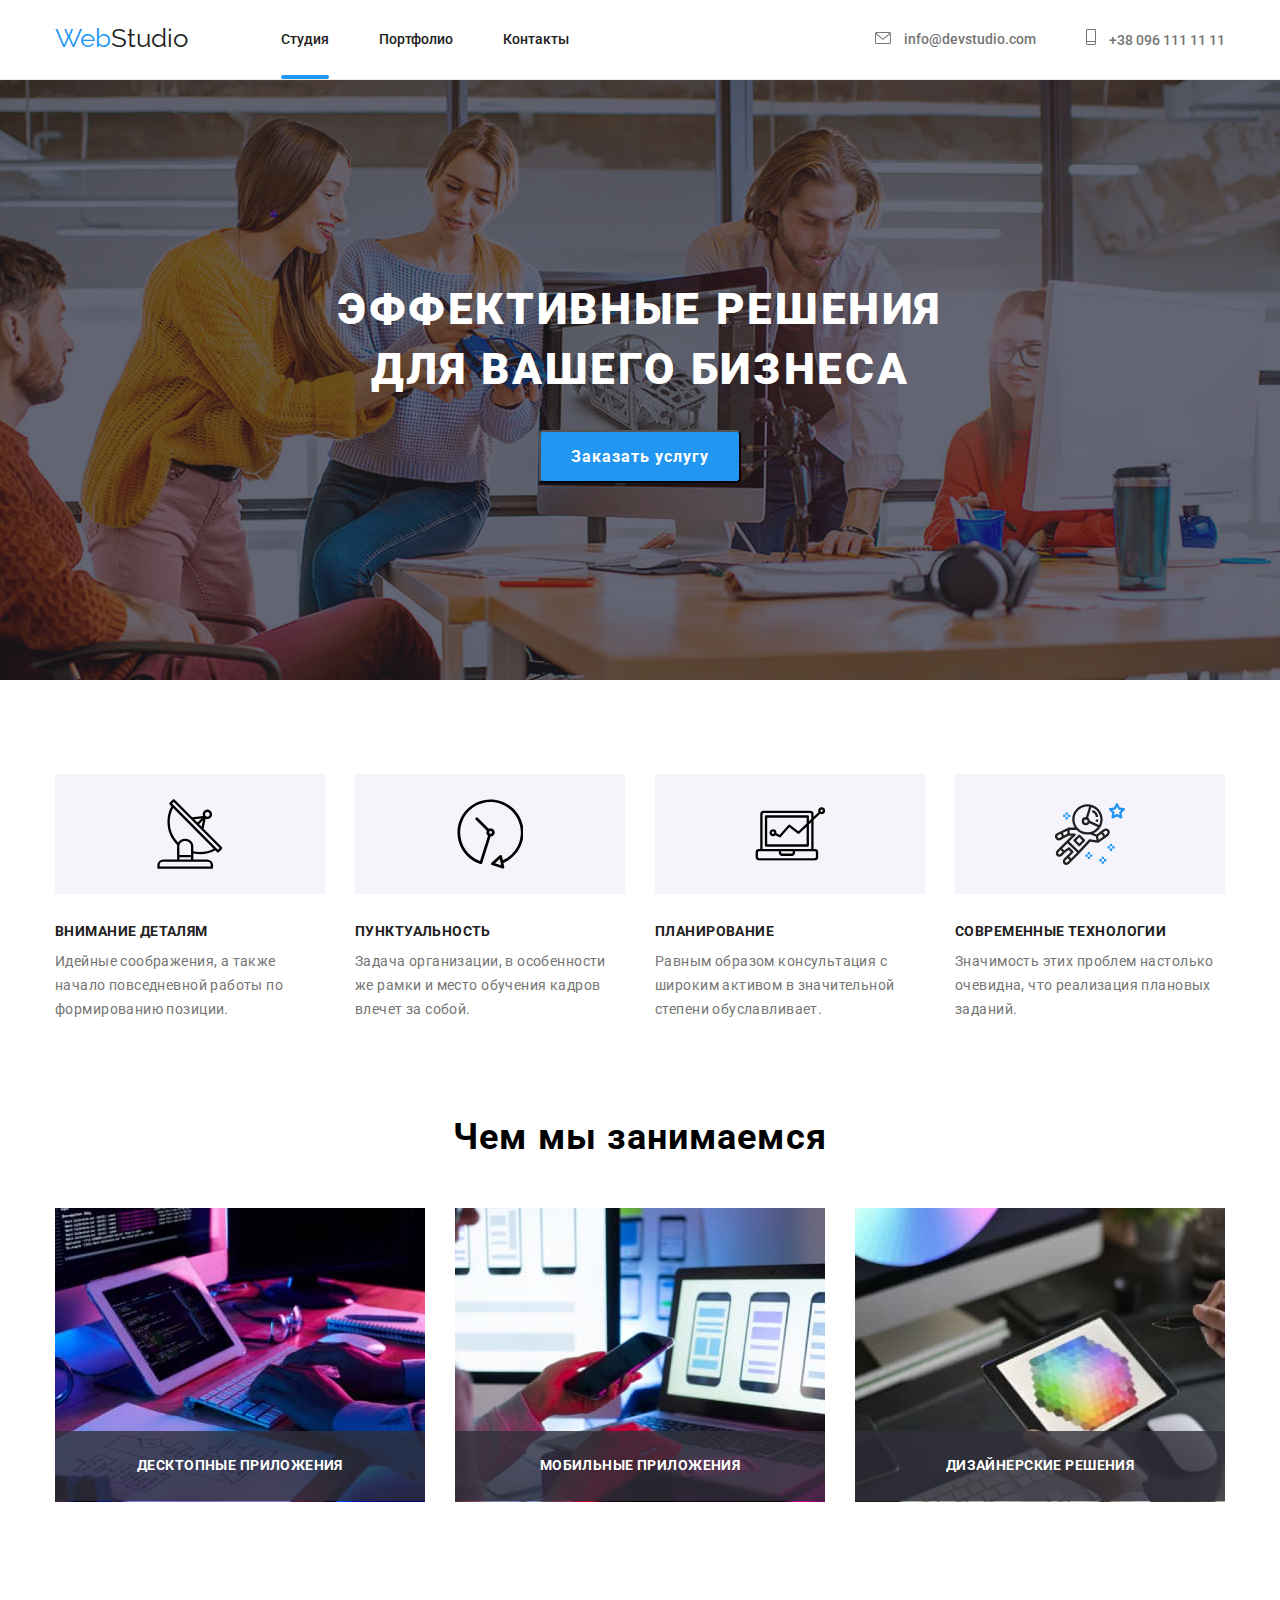
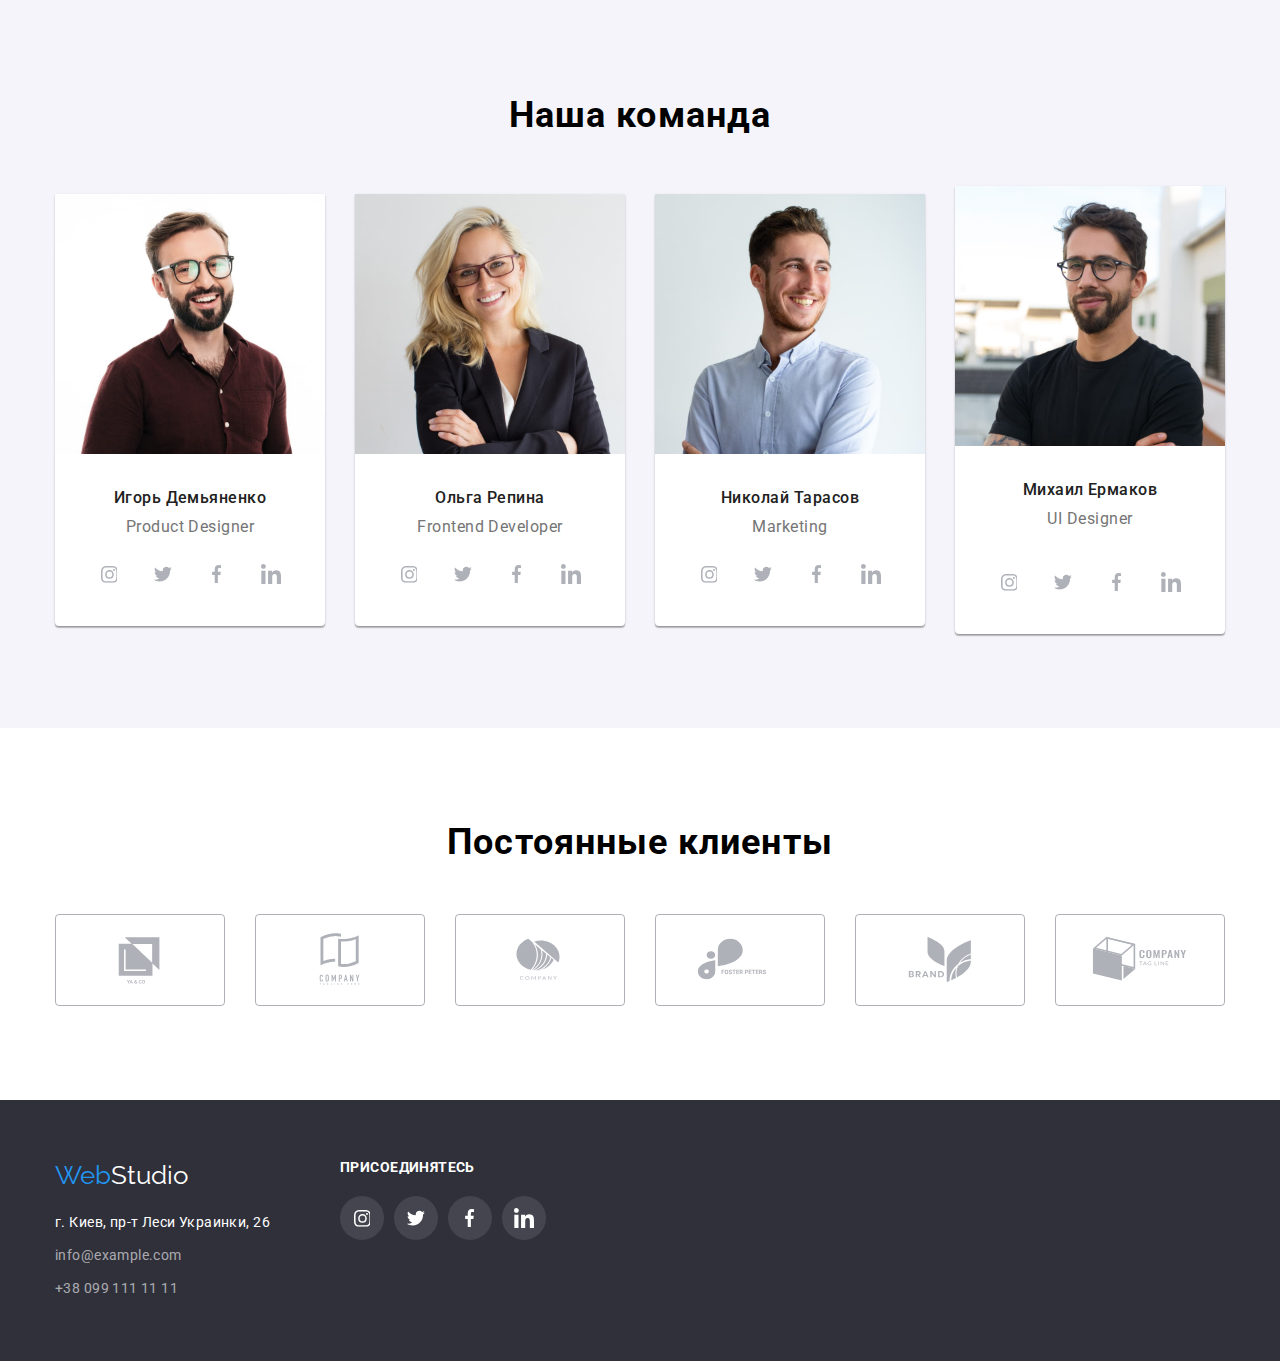
<file: index.html>
<!DOCTYPE html>
<html lang="ru">
  <head>
    <meta charset="UTF-8" />
    <meta descrition="Главная страница">
    <meta http-equiv="X-UA-Compatible" content="IE=edge" />
    <meta name="viewport" content="width=device-width, initial-scale=1.0" />
    <title>Студия</title>
    <link href="https://fonts.googleapis.com/css2?family=Raleway:wght@700&family=Roboto:wght@400;500;700;900&display=swap" rel="stylesheet">
    <link rel="stylesheet" href="https://cdnjs.cloudflare.com/ajax/libs/modern-normalize/1.0.0/modern-normalize.min.css"/>
    <link rel="stylesheet" href="./styles/styles.css" />
  </head>

  <body>
        <header> 
        <div class="container">
          <div class="header"> 
        <!-- logo -->
            <div class="logo"> 
              <a class="logo-title" href="./index.html">Web<span class="logo-title studio-span">Studio</span></a>
            </div>

        <!-- main nav -->
            <nav class="nav">
              <ul class="nav-list">
                <li class="nav-item"><a class="nav-link current" href="./index.html">Студия</a></li>
                <li class="nav-item"><a class="nav-link " href="./portfolio.html">Портфолио</a></li>
                <li class="nav-item"><a class="nav-link " href="">Контакты</a></li>
              </ul>
            </nav>

        <!-- contacts -->
            <div class="contact">
              <a class="contact-mail" href="mailto:info@devstudio.com">
                <svg class="envelope">
                  <use href="./images/icons.svg#envelope">
                  </use>
                </svg>
                info@devstudio.com</a>
              <a class="contact-tel" href="tel:+380961111111">
                <svg class="cell">
                  <use href="./images/icons.svg#cell">
                  </use>
                </svg>
                +38 096 111 11 11</a>
            </div>
            
          </div>
        </div>
      </header>
    <main>
      <!-- HERO section -->   
          <section class="hero">
              <div class="container">
                <div class="hero-header">
                  <h1 class="hero-title">Эффективные решения </br> для вашего бизнеса</h1>
                  <button class="button" type="button" value="Заказать услугу" data-modal-open>Заказать услугу</button>
                </div>
              </div> 
          </section>
        
      <!-- advantages-->
      <section class="advantages">
          <div class="container">
            <ul class="advant">
              <li class="advant-item">
                <div class="advant-svg">
                  <svg class="radar">
                    <use href="./images/icons.svg#radar"></use>
                  </svg>
                </div>
                <h3 class="advant-item-title">Внимание деталям</h3>
                <p class="advant-item-description">
                  Идейные соображения, а также начало повседневной работы по
                  формированию позиции.
                </p>
              </li>
              <li class="advant-item">
                <div class="advant-svg">
                  <svg class="clock">
                    <use class="clock" href="./images/icons.svg#clock"></use>
                  </svg>
                </div>
                <h3 class="advant-item-title">Пунктуальность</h3>
                <p class="advant-item-description">
                  Задача организации, в особенности же рамки и место обучения кадров
                  влечет за собой.
                </p>
              </li>
              <li class="advant-item">
                <div class="advant-svg">
                  <svg class="laptop">
                    <use href="./images/icons.svg#laptop"></use>
                  </svg>
                </div>
                <h3 class="advant-item-title">Планирование</h3>
                <p class="advant-item-description">
                  Равным образом консультация с широким активом в значительной
                  степени обуславливает.
                </p>
              </li>
              <li class="advant-item astronaut">
                <div class="advant-svg">
                  <svg class="astronaut">
                    <use href="./images/icons.svg#astronaut"></use>
                  </svg>
                </div>
                <h3 class="advant-item-title">Современные технологии</h3>
                <p class="advant-item-description">
                  Значимость этих проблем настолько очевидна, что реализация
                  плановых заданий.
                </p>
              </li>
            </ul>
          </div>
        </section>
      <!--WWD-->
        <section class="wwd">
          <div class="container"> 
            <h2 class="wwd-title">Чем мы занимаемся</h2>
              <ul class="wwd-list">
                
              
                <li class="wwd-item">
                  <div class="wwd-text">
                    <img src="./images/wwd1.jpg" alt="wwdimg" />
                    <p class="wwd-text-p">Десктопные приложения</p>
                  </div> 
                </li>
               
                <li class="wwd-item">
                  <div class="wwd-text">
                    <img src="./images/wwd2.jpg" alt="wwdimg" />
                    <p class="wwd-text-p">Мобильные приложения</p>
                  </div>
                </li>
                <li class="wwd-item">
                  <div class="wwd-text">
                    <img src="./images/wwd3.jpg" alt="wwdimg" />
                    <p class="wwd-text-p">Дизайнерские решения</p>
                  </div>
                </li>
              </ul>
          </div>  
        </section>
      <!-- our team section  -->
      <section class="team-section">
          <div class="container">
              <h2 class="team-title">Наша команда</h2>
              <ul class="team-list">
                <li class="team-item">
                  <img src="./images/1.jpg" width="270" alt="Product Designer"/>
                <div class="team-member-info">
                  <h3 class="team-name">Игорь Демьяненко</h3>
                  <p class="team-position" lang="en">Product Designer</p>
                 
                  <ul class="sm-list">
                    <li class="sm-item">
                      <a href="" class="sm-link">
                        <svg class="sm-svg instagram">
                          <use href="./images/icons.svg#instagram"></use>
                        </svg>
                      </a>
                    </li>
                    <li class="sm-item">
                      <a href="" class="sm-link">
                        <svg class="sm-svg twitter">
                          <use href="./images/icons.svg#twitter"></use>
                        </svg>
                      </a>
                    </li>
                    <li class="sm-item">
                      <a href="" class="sm-link">
                        <svg class="sm-svg facebook">
                          <use href="./images/icons.svg#facebook"></use>
                        </svg>
                      </a>
                    </li>
                    <li class="sm-item">
                      <a href="" class="sm-link">
                        <svg class="sm-svg linkedin">
                          <use href="./images/icons.svg#linkedin"></use>
                        </svg>
                      </a>
                    </li>
                  </ul>


                </div>
                </li>
                <li class="team-item">
                  <img src="./images/2.jpg" width="270" alt="Frontend Developer"/>
                <div class="team-member-info">  
                  <h3 class="team-name">Ольга Репина</h3>
                  <p class="team-position" lang="en">Frontend Developer</p>
                  <ul class="sm-list">
                    <li class="sm-item">
                      <a href="" class="sm-link">
                        <svg class="sm-svg instagram">
                          <use href="./images/icons.svg#instagram"></use>
                        </svg>
                      </a>
                    </li>
                    <li class="sm-item">
                      <a href="" class="sm-link">
                        <svg class="sm-svg twitter">
                          <use href="./images/icons.svg#twitter"></use>
                        </svg>
                      </a>
                    </li>
                    <li class="sm-item">
                      <a href="" class="sm-link">
                        <svg class="sm-svg facebook">
                          <use href="./images/icons.svg#facebook"></use>
                        </svg>
                      </a>
                    </li>
                    <li class="sm-item">
                      <a href="" class="sm-link">
                        <svg class="sm-svg linkedin">
                          <use href="./images/icons.svg#linkedin"></use>
                        </svg>
                      </a>
                    </li>
                  </ul>
                </div>
                </li>
                <li class="team-item"> 
                  <img src="./images/3.jpg" width="270" alt="Marketing"/>
                <div class="team-member-info">
                  <h3 class="team-name">Николай Тарасов</h3>
                  <p class="team-position" lang="en">Marketing</p>
                  <ul class="sm-list">
                    <li class="sm-item">
                      <a href="" class="sm-link">
                        <svg class="sm-svg instagram">
                          <use href="./images/icons.svg#instagram"></use>
                        </svg>
                      </a>
                    </li>
                    <li class="sm-item">
                      <a href="" class="sm-link">
                        <svg class="sm-svg twitter">
                          <use href="./images/icons.svg#twitter"></use>
                        </svg>
                      </a>
                    </li>
                    <li class="sm-item">
                      <a href="" class="sm-link">
                        <svg class="sm-svg facebook">
                          <use href="./images/icons.svg#facebook"></use>
                        </svg>
                      </a>
                    </li>
                    <li class="sm-item">
                      <a href="" class="sm-link">
                        <svg class="sm-svg linkedin">
                          <use href="./images/icons.svg#linkedin"></use>
                        </svg>
                      </a>
                    </li>
                  </ul>
                </div>
                </li>
                <li class="team-item">
                  <img src="./images/4.jpg" width="270" alt="UI Designer" />
                <div class="team-member-info">
                  <h3 class="team-name">Михаил Ермаков</h3>
                  <p class="team-position" lang="en">UI Designer</p>
                  <div class="sm-list">
                    <ul class="sm-list">
                      <li class="sm-item">
                        <a href="" class="sm-link">
                          <svg class="sm-svg instagram">
                            <use href="./images/icons.svg#instagram"></use>
                          </svg>
                        </a>
                      </li>
                      <li class="sm-item">
                        <a href="" class="sm-link">
                          <svg class="sm-svg twitter">
                            <use href="./images/icons.svg#twitter"></use>
                          </svg>
                        </a>
                      </li>
                      <li class="sm-item">
                        <a href="" class="sm-link">
                          <svg class="sm-svg facebook">
                            <use href="./images/icons.svg#facebook"></use>
                          </svg>
                        </a>
                      </li>
                      <li class="sm-item">
                        <a href="" class="sm-link">
                          <svg class="sm-svg linkedin">
                            <use href="./images/icons.svg#linkedin"></use>
                          </svg>
                        </a>
                      </li>
                    </ul> 
          </div>  
      </section> 

      <!-- CLIENTS SECTION -->
      <section class="clients-section">
        <div class="container clients">
          <h2 class="clients-title">Постоянные клиенты</h2>
            <div class="clients-list-wrap">
            <ul class="clients-list">
              <li class="clients-item">
                <a class="clients-box">
                <svg class="clients-icon">
                  <use href="./images/icons.svg#logo1"></use>
                </svg>
              </a>
              </li>
              <li class="clients-item">
                <a class="clients-box">
                <svg class="clients-icon">
                  <use href="./images/icons.svg#logo2"></use>
                </svg>
              </a>
              </li>
              <li class="clients-item">
                <a class="clients-box">
                <svg class="clients-icon">
                  <use href="./images/icons.svg#logo3"></use>
                </svg>
              </a>
              </li>
              <li class="clients-item">
                <a class="clients-box">
                <svg class="clients-icon">
                  <use href="./images/icons.svg#logo4"></use>
                </svg>
              </a>
              </li>
              <li class="clients-item">
                <a class="clients-box">
                <svg class="clients-icon">
                  <use href="./images/icons.svg#logo5"></use>
                </svg>
              </a>
              </li>
              <li class="clients-item">
                <a class="clients-box">
                <svg class="clients-icon">
                  <use href="./images/icons.svg#logo6"></use>
                </svg>
              </a>
              </li>
            </ul>
          </div>
        </div>
      </section>
    </main>
    <footer>
      <div class="container footer">
            <address class="f-address">
              <div class="f-address-info">
              <a class="footer-logo-title" href="./">Web<span class="footer-logo-span">Studio</span></a>
              <p class="footer-address">г. Киев, пр-т Леси Украинки, 26</p>
              <a class="footer-mail" href="mailto:info@example.com">info@example.com</a>
              <a class="footer-tel" href="tel:+380991111111">+38 099 111 11 11</a>
            </div>
            </address>
            <div class="join-us">
              <h3 class="joinusheader">ПРИСОЕДИНЯТЕСЬ</h3>
              <ul class="footer-sm-list">
                <li class="footer-sm-item">
                  <a href="" class="footer-sm-link">
                    <svg class="footer-sm-svg instagram">
                      <use href="./images/icons.svg#instagram"></use>
                    </svg>
                  </a>
                </li>
                <li class="footer-sm-item">
                  <a href="" class="footer-sm-link">
                    <svg class="footer-sm-svg twitter">
                      <use href="./images/icons.svg#twitter"></use>
                    </svg>
                  </a>
                </li>
                <li class="footer-sm-item">
                  <a href="" class="footer-sm-link">
                    <svg class="footer-sm-svg facebook">
                      <use href="./images/icons.svg#facebook"></use>
                    </svg>
                  </a>
                </li>
                <li class="footer-sm-item">
                  <a href="" class="footer-sm-link">
                    <svg class="footer-sm-svg linkedin">
                      <use href="./images/icons.svg#linkedin"></use>
                    </svg>
                  </a>
                </li>
              </ul> 
            </div>
      </div>
    </footer>

    <div class="backdrop is-hidden" data-modal>
        <div class="modal">
          <p class="modal-text">
            Модальное окно в графическом интерфейсе пользователя — окно, которое блокирует работу пользователя с родительским приложением до тех пор, пока пользователь это окно не закроет.
          </p>
          <button type="button" class="modal-close" data-modal-close >x
            <!-- <svg>
              <use href="">
              </use>
            </svg> -->
          </button>

        </div>
    </div>
    <script src="./js/modal.js"></script>
  </body>
</html>
</file>
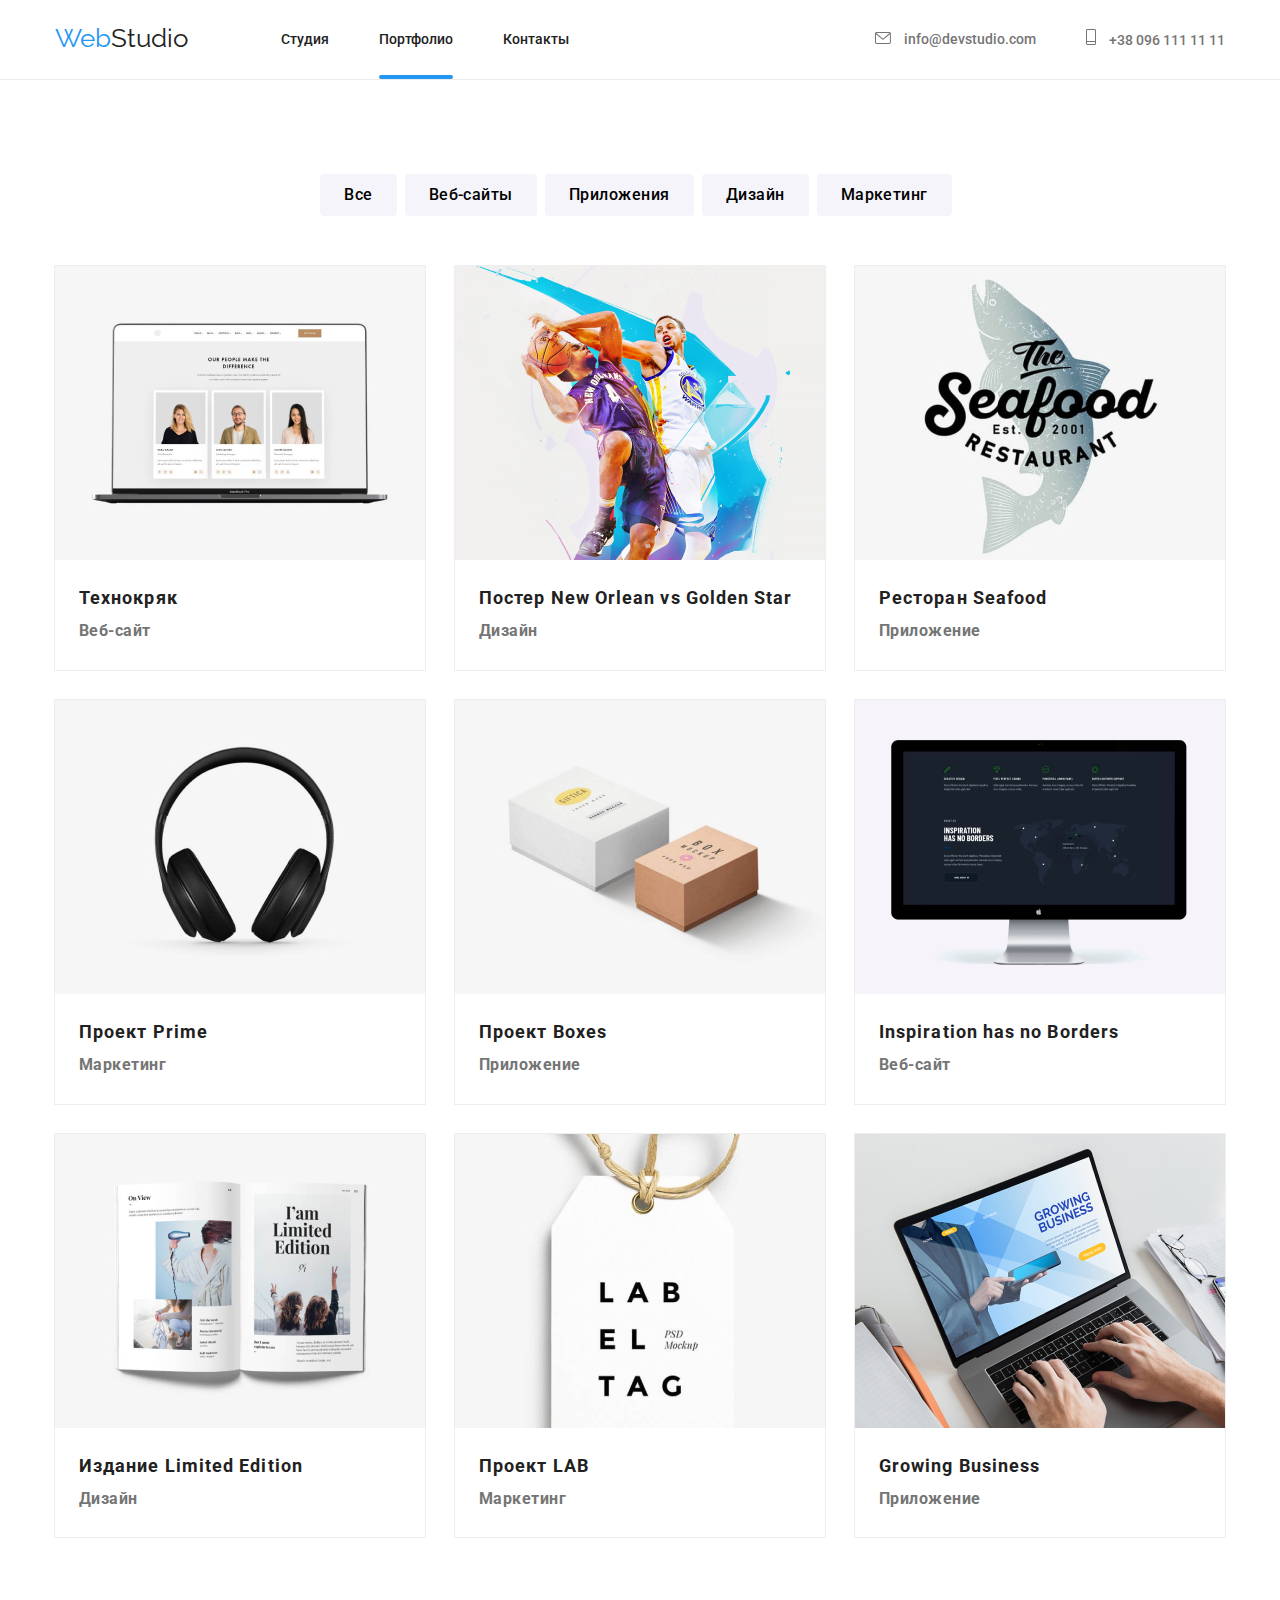
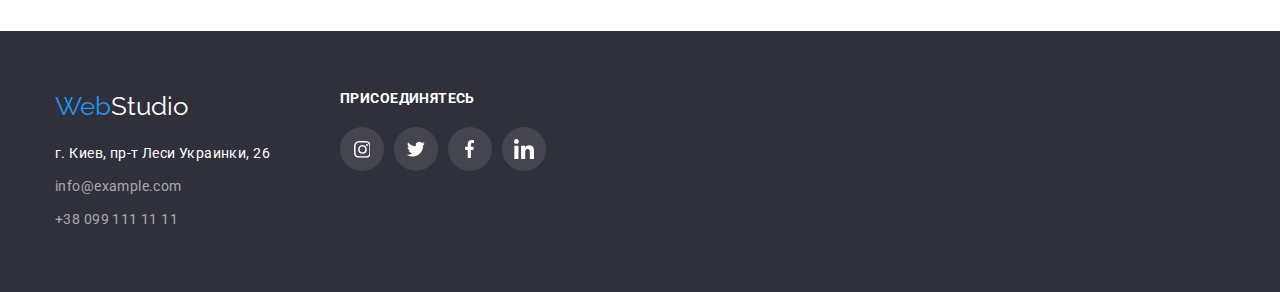
<file: portfolio.html>
<!DOCTYPE html>
<html lang="ru">
  <head>
    <meta charset="UTF-8" />
    <meta descrition="Главная страница">
    <meta http-equiv="X-UA-Compatible" content="IE=edge" />
    <meta name="viewport" content="width=device-width, initial-scale=1.0" />
    <title>Студия</title>
    <link href="https://fonts.googleapis.com/css2?family=Raleway:wght@700&family=Roboto:wght@400;500;700;900&display=swap" rel="stylesheet">
    <link rel="stylesheet" href="https://cdnjs.cloudflare.com/ajax/libs/modern-normalize/1.0.0/modern-normalize.min.css"/>
    <link rel="stylesheet" href="./styles/styles.css" />
  </head>

  <body>
    <header> 
      <div class="container">
        <div class="header">
      <!-- logo -->
          <div class="logo"> 
            <a class="logo-title" href="./index.html">Web<span class="logo-title studio-span">Studio</span></a>
          </div>

      <!-- main nav -->
          <nav class="nav">
            <ul class="nav-list">
              <li class="nav-item"><a class="nav-link " href="./index.html">Студия</a></li>
              <li class="nav-item"><a class="nav-link current" href="./portfolio.html">Портфолио</a></li>
              <li class="nav-item"><a class="nav-link " href="">Контакты</a></li>
            </ul>
          </nav>

      <!-- contacts -->
          <div class="contact">
            <a class="contact-mail" href="mailto:info@devstudio.com">
              <svg class="envelope">
                <use href="./images/icons.svg#envelope">
                </use>
              </svg>
              info@devstudio.com</a>
            <a class="contact-tel" href="tel:+380961111111">
              <svg class="cell">
                <use href="./images/icons.svg#cell">
                </use>
              </svg>
              +38 096 111 11 11</a>
          </div>
          
        </div>
      </div>
    </header>

 <!-- Filter -->
      <main>
        <section class="portfolio">
          <div class="container">
              <ul class="filter-items">
                  <li class="filter-item"><button class="filter-button all" type="button">Все</button></li>
                  <li class="filter-item"><button class="filter-button" type="button">Веб-сайты</button></li>
                  <li class="filter-item"><button class="filter-button" type="button">Приложения</button></li>
                  <li class="filter-item"><button class="filter-button" type="button">Дизайн</button></li>
                  <li class="filter-item"><button class="filter-button" type="button">Маркетинг</button></li>
              </ul>
    
         

<!-- Portfolio -->
      
            <ul class="portfolio-items">
                <li class="portfolio-item">

                  <div class="overlay">
                    <p class="tecknocrack">Тенокряк это современная площадка распространения коронавируса. Компании используют эту платформу для цифрового шпионажа и атак на защищенные сервера конкурентов.</p>
                </div>

                    <img class="port-image" src="./images/port1.jpg" alt="Технокряк">
                    <h3 class="portfolio-title">Технокряк</h>
                    <p class="portfolio-description">Веб-сайт</p>
                </li>
                <li class="portfolio-item">

                  <div class="overlay">
                      <p class="tecknocrack">Тенокряк это современная площадка распространения коронавируса. Компании используют эту платформу для цифрового шпионажа и атак на защищенные сервера конкурентов.</p>
                  </div> 
                  <img class="port-image" src="./images/port2.jpg" alt="Постер New Orlean vs Golden Star" width="370">
                    <div class="port-descr">
                    <h3 class="portfolio-title">Постер New Orlean vs Golden Star</h>
                    <p class="portfolio-description">Дизайн</p>
                  </div>
                </li>
                <li class="portfolio-item">

                  <div class="overlay">
                    <p class="tecknocrack">Тенокряк это современная площадка распространения коронавируса. Компании используют эту платформу для цифрового шпионажа и атак на защищенные сервера конкурентов.</p>
                </div>

                  <img class="port-image" src="./images/port3.jpg" alt="Ресторан Seafood" width="370">
                    <h3 class="portfolio-title">Ресторан Seafood</h>
                    <p class="portfolio-description">Приложение</p>
                </li>
                <li class="portfolio-item">

                  <div class="overlay">
                    <p class="tecknocrack">Тенокряк это современная площадка распространения коронавируса. Компании используют эту платформу для цифрового шпионажа и атак на защищенные сервера конкурентов.</p>
                </div>

                  <img class="port-image" src="./images/port4.jpg" alt="Проект Prime" width="370">
                    <h3 class="portfolio-title">Проект Prime</h>
                    <p class="portfolio-description">Маркетинг</p>
                </li>
                <li class="portfolio-item"> 

                  <div class="overlay">
                    <p class="tecknocrack">Тенокряк это современная площадка распространения коронавируса. Компании используют эту платформу для цифрового шпионажа и атак на защищенные сервера конкурентов.</p>
                </div>

                  <img class="port-image" src="./images/port5.jpg" alt="Проект Boxes" width="370">
                    <h3 class="portfolio-title">Проект Boxes</h>
                    <p class="portfolio-description">Приложение</p>
                </li>
                <li class="portfolio-item">

                  <div class="overlay">
                    <p class="tecknocrack">Тенокряк это современная площадка распространения коронавируса. Компании используют эту платформу для цифрового шпионажа и атак на защищенные сервера конкурентов.</p>
                </div>

                  <img class="port-image" src="./images/port6.jpg" alt="Inspiration has no Borders" width="370">
                    <h3 class="portfolio-title">Inspiration has no Borders</h>
                    <p class="portfolio-description">Веб-сайт</p>
                </li>
                <li class="portfolio-item">

                  <div class="overlay">
                    <p class="tecknocrack">Тенокряк это современная площадка распространения коронавируса. Компании используют эту платформу для цифрового шпионажа и атак на защищенные сервера конкурентов.</p>
                </div>

                  <img class="port-image" src="./images/port7.jpg" alt="Издание Limited Edition" width="370">
                    <h3 class="portfolio-title">Издание Limited Edition</h>
                    <p class="portfolio-description">Дизайн</p>
                </li>
                <li class="portfolio-item">

                  <div class="overlay">
                    <p class="tecknocrack">Тенокряк это современная площадка распространения коронавируса. Компании используют эту платформу для цифрового шпионажа и атак на защищенные сервера конкурентов.</p>
                </div>

                  <img class="port-image" src="./images/port8.jpg" alt="роект LAB" width="370">
                    <h3 class="portfolio-title">Проект LAB</h>
                    <p class="portfolio-description">Маркетинг</p>
                </li>
                <li class="portfolio-item">

                  <div class="overlay">
                    <p class="tecknocrack">Тенокряк это современная площадка распространения коронавируса. Компании используют эту платформу для цифрового шпионажа и атак на защищенные сервера конкурентов.</p>
                </div>

                  <img class="port-image" src="./images/port9.jpg" alt="Growing Business" width="370">
                    <h3 class="portfolio-title">Growing Business</h>
                    <p class="portfolio-description">Приложение</p>
                </li>
            </ul>
        </div>
      </section>
    </main>
    <footer>
      <div class="container footer">
            <address class="f-address">
              <div class="f-address-info">
              <a class="footer-logo-title" href="./">Web<span class="footer-logo-span">Studio</span></a>
              <p class="footer-address">г. Киев, пр-т Леси Украинки, 26</p>
              <a class="footer-mail" href="mailto:info@example.com">info@example.com</a>
              <a class="footer-tel" href="tel:+380991111111">+38 099 111 11 11</a>
            </div>
            </address>
            <div class="join-us">
              <h3 class="joinusheader">ПРИСОЕДИНЯТЕСЬ</h3>
              <ul class="footer-sm-list">
                <li class="footer-sm-item">
                  <a href="" class="footer-sm-link">
                    <svg class="footer-sm-svg instagram">
                      <use href="./images/icons.svg#instagram"></use>
                    </svg>
                  </a>
                </li>
                <li class="footer-sm-item">
                  <a href="" class="footer-sm-link">
                    <svg class="footer-sm-svg twitter">
                      <use href="./images/icons.svg#twitter"></use>
                    </svg>
                  </a>
                </li>
                <li class="footer-sm-item">
                  <a href="" class="footer-sm-link">
                    <svg class="footer-sm-svg facebook">
                      <use href="./images/icons.svg#facebook"></use>
                    </svg>
                  </a>
                </li>
                <li class="footer-sm-item">
                  <a href="" class="footer-sm-link">
                    <svg class="footer-sm-svg linkedin">
                      <use href="./images/icons.svg#linkedin"></use>
                    </svg>
                  </a>
                </li>
              </ul> 
            </div>
      </div>
    </footer>
  </body>
</html>
</file>
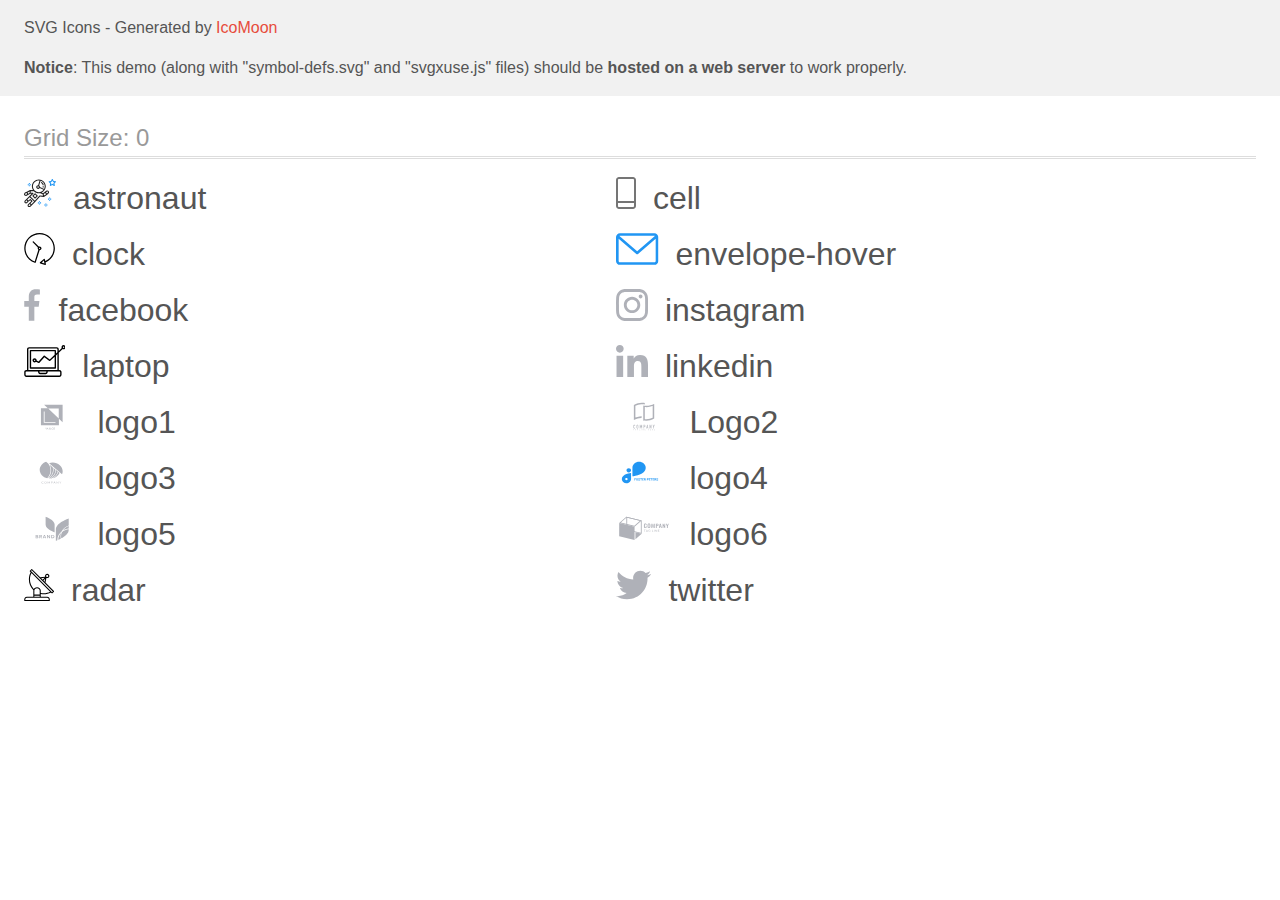
<file: images/set/demo-external-svg.html>
<!doctype html>
<html>
<head>
    <title>IcoMoon - SVG Icons</title>
    <meta charset="utf-8">
    <meta name="viewport" content="width=device-width, initial-scale=1">
    <link rel="stylesheet" href="demo-files/demo.css">
    <link rel="stylesheet" href="style.css">
</head>
<body>
<header class="bgc1 clearfix">
<div class="mhl">
    <p>SVG Icons - Generated by <a href="https://icomoon.io/app">IcoMoon</a></p><p><strong>Notice</strong>: This demo (along with "symbol-defs.svg" and "svgxuse.js" files) should be <b>hosted on a web server</b> to work properly.</p>
</div>
</header>
    <div class="clearfix mhl ptl">
        <h1 class="mvm mtn fgc1">Grid Size: 0</h1>
        <div class="glyph fs1">
            <div class="clearfix pbs">
                <svg class="icon astronaut"><use xlink:href="symbol-defs.svg#astronaut"></use></svg><span class="name"> astronaut</span>
            </div>
        </div>
        <div class="glyph fs1">
            <div class="clearfix pbs">
                <svg class="icon cell"><use xlink:href="symbol-defs.svg#cell"></use></svg><span class="name"> cell</span>
            </div>
        </div>
        <div class="glyph fs1">
            <div class="clearfix pbs">
                <svg class="icon clock"><use xlink:href="symbol-defs.svg#clock"></use></svg><span class="name"> clock</span>
            </div>
        </div>
        <div class="glyph fs1">
            <div class="clearfix pbs">
                <svg class="icon envelope-hover"><use xlink:href="symbol-defs.svg#envelope-hover"></use></svg><span class="name"> envelope-hover</span>
            </div>
        </div>
        <div class="glyph fs1">
            <div class="clearfix pbs">
                <svg class="icon facebook"><use xlink:href="symbol-defs.svg#facebook"></use></svg><span class="name"> facebook</span>
            </div>
        </div>
        <div class="glyph fs1">
            <div class="clearfix pbs">
                <svg class="icon instagram"><use xlink:href="symbol-defs.svg#instagram"></use></svg><span class="name"> instagram</span>
            </div>
        </div>
        <div class="glyph fs1">
            <div class="clearfix pbs">
                <svg class="icon laptop"><use xlink:href="symbol-defs.svg#laptop"></use></svg><span class="name"> laptop</span>
            </div>
        </div>
        <div class="glyph fs1">
            <div class="clearfix pbs">
                <svg class="icon linkedin"><use xlink:href="symbol-defs.svg#linkedin"></use></svg><span class="name"> linkedin</span>
            </div>
        </div>
        <div class="glyph fs1">
            <div class="clearfix pbs">
                <svg class="icon logo1"><use xlink:href="symbol-defs.svg#logo1"></use></svg><span class="name"> logo1</span>
            </div>
        </div>
        <div class="glyph fs1">
            <div class="clearfix pbs">
                <svg class="icon Logo2"><use xlink:href="symbol-defs.svg#Logo2"></use></svg><span class="name"> Logo2</span>
            </div>
        </div>
        <div class="glyph fs1">
            <div class="clearfix pbs">
                <svg class="icon logo3"><use xlink:href="symbol-defs.svg#logo3"></use></svg><span class="name"> logo3</span>
            </div>
        </div>
        <div class="glyph fs1">
            <div class="clearfix pbs">
                <svg class="icon logo4"><use xlink:href="symbol-defs.svg#logo4"></use></svg><span class="name"> logo4</span>
            </div>
        </div>
        <div class="glyph fs1">
            <div class="clearfix pbs">
                <svg class="icon logo5"><use xlink:href="symbol-defs.svg#logo5"></use></svg><span class="name"> logo5</span>
            </div>
        </div>
        <div class="glyph fs1">
            <div class="clearfix pbs">
                <svg class="icon logo6"><use xlink:href="symbol-defs.svg#logo6"></use></svg><span class="name"> logo6</span>
            </div>
        </div>
        <div class="glyph fs1">
            <div class="clearfix pbs">
                <svg class="icon radar"><use xlink:href="symbol-defs.svg#radar"></use></svg><span class="name"> radar</span>
            </div>
        </div>
        <div class="glyph fs1">
            <div class="clearfix pbs">
                <svg class="icon twitter"><use xlink:href="symbol-defs.svg#twitter"></use></svg><span class="name"> twitter</span>
            </div>
        </div>
  </div>
<script defer src="svgxuse.js"></script>
</body>
</html>
</file>
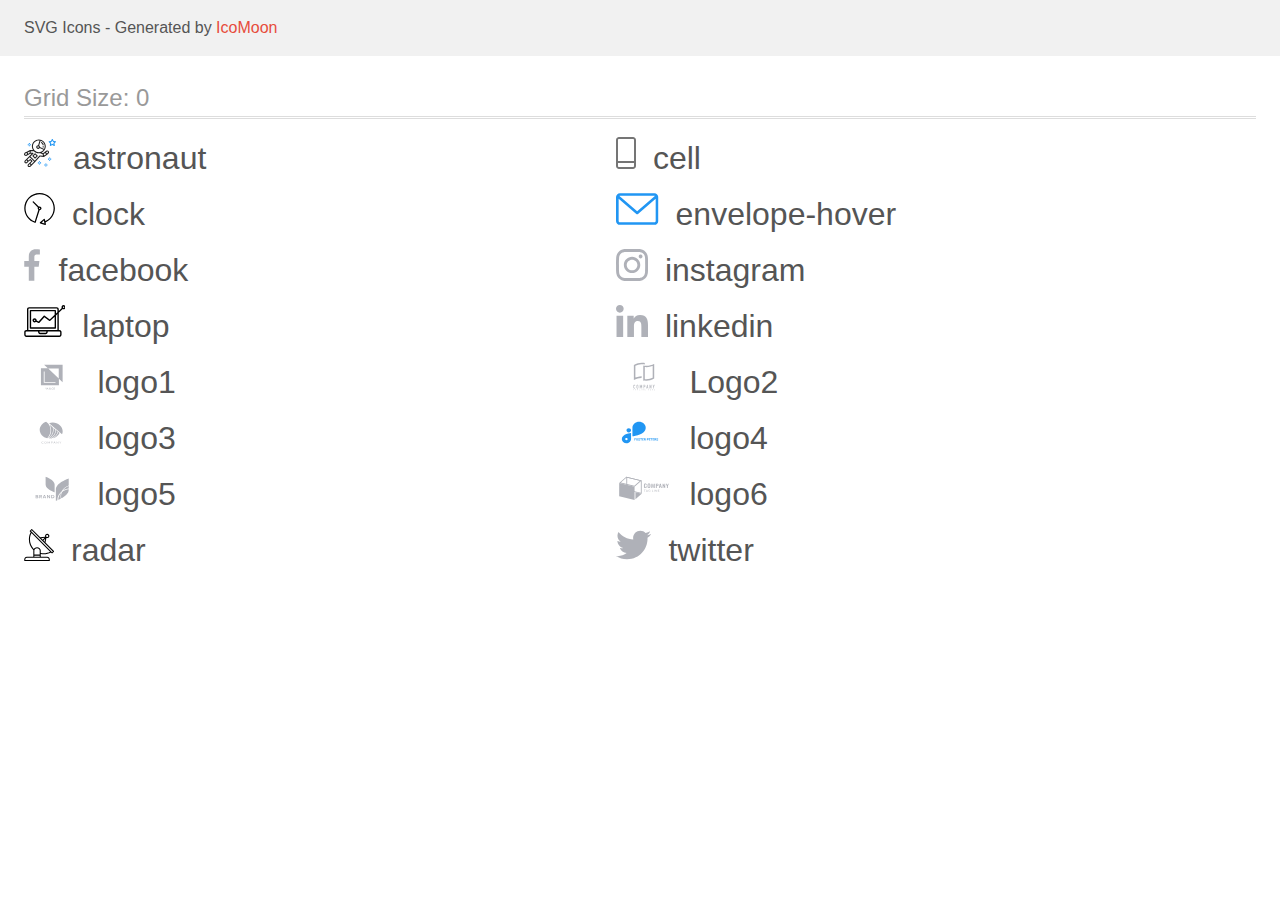
<file: images/set/demo.html>
<!doctype html>
<html>
<head>
    <title>IcoMoon - SVG Icons</title>
    <meta charset="utf-8">
    <meta name="viewport" content="width=device-width, initial-scale=1">
    <link rel="stylesheet" href="demo-files/demo.css">
    <link rel="stylesheet" href="style.css">
</head>
<body>
<svg aria-hidden="true" style="position: absolute; width: 0; height: 0; overflow: hidden;" version="1.1" xmlns="http://www.w3.org/2000/svg" xmlns:xlink="http://www.w3.org/1999/xlink">
<defs>
<symbol id="astronaut" viewBox="0 0 32 32">
<path fill="#2196f3" style="fill: var(--color1, #2196f3)" d="M31.974 4.524c-0.064-0.191-0.227-0.332-0.427-0.362l-0.003-0-1.911-0.278-0.855-1.731c-0.179-0.365-0.777-0.365-0.956 0l-0.855 1.731-1.911 0.278c-0.26 0.039-0.457 0.26-0.457 0.528 0 0.15 0.062 0.285 0.161 0.382l1.383 1.348-0.326 1.903c-0.034 0.2 0.048 0.402 0.212 0.522 0.166 0.12 0.383 0.135 0.562 0.040l1.709-0.899 1.709 0.899c0.072 0.038 0.157 0.061 0.247 0.061 0.295 0 0.534-0.239 0.534-0.534 0-0.031-0.003-0.062-0.008-0.092l0 0.003-0.326-1.903 1.383-1.348c0.099-0.097 0.161-0.233 0.161-0.382 0-0.059-0.009-0.115-0.027-0.168l0.001 0.004zM29.511 5.851c-0.126 0.122-0.183 0.299-0.153 0.472l0.191 1.114-1-0.526c-0.072-0.039-0.158-0.062-0.249-0.062s-0.177 0.023-0.252 0.063l0.003-0.001-1 0.526 0.191-1.114c0.005-0.027 0.008-0.059 0.008-0.091 0-0.149-0.061-0.285-0.16-0.381l-0-0-0.811-0.79 1.119-0.162c0.174-0.025 0.324-0.134 0.402-0.292l0.5-1.013 0.5 1.013c0.078 0.158 0.228 0.267 0.402 0.292l1.119 0.162-0.809 0.79zM26.134 20.522h-1.067v1.067h1.067v-1.067zM26.134 22.656h-1.067v1.066h1.067v-1.066zM27.2 21.589h-1.067v1.067h1.067v-1.067zM25.067 21.589h-1.067v1.067h1.067v-1.067zM22.4 26.389h-1.067v1.067h1.067v-1.067zM22.4 28.523h-1.067v1.067h1.067v-1.067zM23.467 27.456h-1.067v1.067h1.067v-1.067zM21.334 27.456h-1.067v1.067h1.067v-1.067zM16 24.256h-1.066v1.067h1.066v-1.067zM16 26.389h-1.066v1.067h1.066v-1.067zM17.067 25.322h-1.067v1.067h1.067v-1.067zM14.934 25.322h-1.067v1.067h1.067v-1.067zM5.867 6.122h-1.066v1.066h1.066v-1.066zM5.867 8.256h-1.066v1.066h1.066v-1.066zM6.933 7.189h-1.067v1.067h1.066v-1.067zM4.8 7.189h-1.067v1.067h1.067v-1.067z"></path>
<path fill="#212121" style="fill: var(--color2, #212121)" d="M24.715 14.16c-0.28-0.376-0.698-0.636-1.179-0.703l-0.009-0.001c-0.076-0.012-0.164-0.018-0.254-0.018-0.411 0-0.789 0.139-1.090 0.373l0.004-0.003-1.253 0.96-1.898 1.417-1.358-0.541c2.421-1.086 4.113-3.508 4.113-6.32 0-3.823-3.122-6.934-6.961-6.934s-6.961 3.11-6.961 6.934c0 1.386 0.415 2.674 1.12 3.759l-2.768-0.024c-0.009 0-0.016 0.005-0.023 0.005-0.057 0.003-0.11 0.014-0.159 0.033l0.004-0.001c-0.013 0.005-0.026 0.007-0.038 0.013-0.006 0.003-0.013 0.003-0.019 0.006l-3.233 1.596c-0 0-0.001 0-0.001 0.001l-1.893 0.91c-0.024 0.011-0.045 0.023-0.065 0.036l0.001-0.001c-0.482 0.324-0.795 0.867-0.795 1.483 0 0.297 0.073 0.577 0.201 0.823l-0.005-0.010c0.22 0.424 0.592 0.742 1.043 0.885l0.013 0.003c0.161 0.053 0.345 0.083 0.537 0.083 0.308 0 0.598-0.078 0.851-0.216l-0.009 0.005 1.388-0.738 2.264-1.169 1.357-0.008-5.442 5.415c0 0.001-0.001 0.001-0.001 0.001l-1.339 1.333c-0.303 0.299-0.491 0.714-0.491 1.173 0 0.002 0 0.003 0 0.005v-0c0.002 0.919 0.748 1.664 1.667 1.664 0.001 0 0.002 0 0.002 0h-0c0.428 0 0.854-0.162 1.18-0.485l1.314-1.309 1.741-1.3 0.901 0.897-3.102 3.088c-0.303 0.299-0.491 0.714-0.491 1.173 0 0.001 0 0.003 0 0.004v-0c0 0.445 0.174 0.864 0.49 1.179 0.302 0.3 0.717 0.485 1.176 0.485 0.001 0 0.002 0 0.003 0h-0c0.427 0 0.855-0.162 1.18-0.485l4.488-4.472c0.007-0.006 0.016-0.009 0.022-0.016l5.166-5.658 3.471 0.494c0.025 0.004 0.050 0.006 0.075 0.006 0.064 0 0.127-0.016 0.187-0.038 0.017-0.006 0.032-0.015 0.049-0.023 0.019-0.010 0.039-0.015 0.058-0.027l3.213-2.133c0.012-0.008 0.018-0.021 0.029-0.030 0.013-0.010 0.029-0.014 0.041-0.026l1.271-1.191c0.348-0.326 0.564-0.787 0.564-1.3 0-0.4-0.132-0.769-0.355-1.066l0.003 0.005zM2.13 17.77c-0.098 0.054-0.215 0.086-0.34 0.086-0.078 0-0.153-0.013-0.224-0.036l0.005 0.001c-0.294-0.093-0.504-0.364-0.504-0.683 0-0.235 0.114-0.444 0.289-0.575l0.002-0.001 1.314-0.632 0.316 0.924 0.133 0.389-0.992 0.527zM5.627 15.942l-1.548 0.8-0.255-0.746-0.184-0.537 2.027-1.001-0.040 1.484zM20.727 9.322c0 0.918-0.219 1.785-0.599 2.56l-4.181-1.899c-0.044-0.575-0.342-1.072-0.782-1.384l-0.006-0.004 1.464-4.861c2.377 0.757 4.104 2.975 4.104 5.588zM8.938 9.322c0-3.235 2.644-5.867 5.894-5.867 0.253 0 0.5 0.022 0.745 0.053l-1.432 4.753c-0.019 0-0.037-0.006-0.057-0.006-0 0-0.001 0-0.001 0-1.032 0-1.869 0.835-1.872 1.867v0c0.003 1.031 0.84 1.867 1.872 1.867 0 0 0 0 0.001 0h-0c0.695 0 1.295-0.383 1.618-0.944l3.863 1.755c-1.075 1.447-2.795 2.39-4.737 2.39-3.25 0-5.894-2.632-5.894-5.867zM14.895 10.122c0 0.441-0.362 0.8-0.806 0.8-0 0-0.001 0-0.001 0-0.443 0-0.802-0.358-0.804-0.8v-0c0-0.441 0.361-0.8 0.806-0.8s0.806 0.359 0.806 0.8zM2.464 25.146c-0.11 0.109-0.261 0.176-0.428 0.176s-0.317-0.067-0.427-0.175l0 0c-0.109-0.108-0.176-0.257-0.176-0.422s0.067-0.314 0.176-0.422l0-0 0.962-0.959 0.852 0.848-0.959 0.954zM5.678 28.88c-0.11 0.109-0.261 0.176-0.428 0.176s-0.317-0.067-0.427-0.175l0 0c-0.109-0.108-0.176-0.257-0.176-0.422s0.067-0.314 0.176-0.422l0-0 0.963-0.959 0.852 0.848-0.96 0.955zM9.16 25.411l-0.001 0.001-1.765 1.76-0.852-0.848 1.765-1.757c0.040-0.040 0.065-0.088 0.090-0.136 0.007-0.014 0.020-0.026 0.026-0.040 0.016-0.041 0.019-0.085 0.026-0.128 0.003-0.025 0.014-0.048 0.014-0.073 0-0.035-0.013-0.070-0.020-0.105-0.006-0.032-0.006-0.064-0.019-0.096-0.025-0.053-0.055-0.098-0.092-0.138l0 0c-0.010-0.012-0.014-0.026-0.025-0.038h-0.001s0-0.001-0.001-0.002l-1.607-1.6c-0.017-0.017-0.039-0.024-0.058-0.038-0.025-0.021-0.054-0.040-0.084-0.056l-0.003-0.001c-0.026-0.012-0.058-0.023-0.090-0.031l-0.003-0.001c-0.030-0.009-0.065-0.017-0.101-0.020l-0.002-0c-0.007-0-0.015-0-0.023-0-0.026 0-0.051 0.002-0.075 0.005l0.003-0c-0.036 0.005-0.069 0.009-0.104 0.021s-0.064 0.027-0.094 0.045c-0.020 0.011-0.043 0.015-0.061 0.029l-1.774 1.324-0.901-0.897 2.399-2.386 4.36 4.289-0.928 0.919zM15.979 18.394c-0.016-0.002-0.030 0.004-0.046 0.003-0.008-0-0.017-0.001-0.027-0.001-0.031 0-0.062 0.003-0.092 0.008l0.003-0c-0.070 0.011-0.132 0.035-0.187 0.070l0.002-0.001c-0.030 0.018-0.057 0.037-0.083 0.061-0.013 0.011-0.028 0.016-0.040 0.029l-4.698 5.146-4.328-4.256 2.833-2.818c0.096-0.097 0.156-0.23 0.156-0.377 0-0.295-0.239-0.534-0.534-0.534-0.001 0-0.001 0-0.002 0h0l-2.219 0.013 0.028-1.607 3.104 0.027c1.264 1.297 3.027 2.101 4.978 2.101 0.001 0 0.002 0 0.003 0h-0c0.438 0 0.864-0.046 1.28-0.122 0.040 0.032 0.080 0.064 0.129 0.085l2.41 0.96 0.152 0.758 0.178 0.886-3.003-0.427zM20.020 18.572l-0.313-1.558 1.446-1.080 0.946 1.257-2.080 1.381zM23.773 15.741l-0.837 0.785-0.931-1.236 0.831-0.637c0.155-0.119 0.351-0.168 0.543-0.143 0.193 0.027 0.364 0.128 0.48 0.284 0.088 0.117 0.141 0.265 0.141 0.426 0 0.206-0.087 0.391-0.226 0.521l-0 0z"></path>
<path fill="#212121" style="fill: var(--color2, #212121)" d="M13.602 18.544l-2.143-2.134c-0.096-0.096-0.229-0.155-0.376-0.155s-0.28 0.059-0.376 0.155l-2.143 2.133c-0.097 0.097-0.156 0.23-0.156 0.378s0.060 0.281 0.156 0.378l-0-0 2.142 2.134c0.096 0.096 0.229 0.156 0.376 0.156s0.28-0.059 0.376-0.156v0l2.143-2.134c0.097-0.097 0.157-0.23 0.157-0.378s-0.060-0.281-0.157-0.378l-0-0zM11.083 20.303l-1.387-1.381 1.386-1.381 1.387 1.381-1.387 1.381zM17.164 5.071l-0.258 1.036c0.071 0.018 1.738 0.452 1.738 2.149h1.067c0-2.017-1.666-2.965-2.547-3.184zM19.711 9.322h-1.067v1.066h1.067v-1.066z"></path>
</symbol>
<symbol id="cell" viewBox="0 0 20 32">
<path fill="#757575" style="fill: var(--color3, #757575)" d="M17 0h-14c-1.654 0-3 1.346-3 3v26c0 1.654 1.346 3 3 3h14c1.654 0 3-1.346 3-3v-26c0-1.654-1.346-3-3-3zM3 2h14c0.552 0 1 0.448 1 1v0 21h-16v-21c0-0.552 0.448-1 1-1v0zM17 30h-14c-0.552 0-1-0.448-1-1v0-3h16v3c0 0.552-0.448 1-1 1v0z"></path>
</symbol>
<symbol id="clock" viewBox="0 0 31 32">
<path d="M30.839 15.301c-0.001-8.452-6.855-15.303-15.308-15.301s-15.303 6.855-15.301 15.308c0.002 6.788 4.422 12.543 10.541 14.545l0.108 0.031c0.061 0.019 0.123 0.029 0.187 0.029 0.12 0 0.238-0.032 0.342-0.094 0.135-0.080 0.236-0.207 0.283-0.357l3.865-12.25c1.054-0.004 1.906-0.859 1.906-1.913 0-1.056-0.856-1.913-1.913-1.913-0.303 0-0.59 0.071-0.845 0.196l0.011-0.005-5.106-5.107c-0.114-0.11-0.271-0.179-0.443-0.179-0.352 0-0.638 0.286-0.638 0.638 0 0.172 0.068 0.328 0.179 0.443l-0-0 5.103 5.109c-0.121 0.241-0.191 0.525-0.191 0.825 0 0.602 0.283 1.137 0.724 1.481l0.004 0.003-3.683 11.673c-7.278-2.681-11.004-10.754-8.324-18.032s10.754-11.004 18.032-8.323c7.278 2.681 11.004 10.754 8.323 18.032-1.345 3.581-4.003 6.406-7.374 7.938l-0.088 0.036-0.398-1.874c-0.063-0.291-0.318-0.506-0.624-0.506-0.164 0-0.313 0.062-0.426 0.163l0.001-0.001-3.837 3.426c-0.132 0.117-0.214 0.287-0.214 0.477 0 0.283 0.185 0.524 0.441 0.606l0.005 0.001 4.899 1.563c0.058 0.020 0.126 0.031 0.196 0.031 0.352 0 0.637-0.285 0.637-0.637 0-0.047-0.005-0.093-0.015-0.138l0.001 0.004-0.391-1.839c5.528-2.374 9.328-7.772 9.328-14.057 0-0.011 0-0.023-0-0.034v0.002zM15.535 14.664c0.352 0 0.638 0.286 0.638 0.638s-0.286 0.638-0.638 0.638v0c-0.352 0-0.638-0.286-0.638-0.638s0.286-0.638 0.638-0.638v0zM17.635 29.528l2.184-1.948 0.603 2.84-2.787-0.892z"></path>
</symbol>
<symbol id="envelope-hover" viewBox="0 0 43 32">
<path fill="#2196f3" style="fill: var(--color1, #2196f3)" d="M38.667 0h-34.667c-2.205 0-4 1.795-4 4v24c0 2.205 1.795 4 4 4h34.667c2.205 0 4-1.795 4-4v-24c0-2.205-1.795-4-4-4zM38.667 2.667c0.181 0 0.355 0.037 0.512 0.104l-17.845 15.467-17.845-15.467c0.151-0.065 0.327-0.104 0.512-0.104h34.667zM38.667 29.333h-34.667c-0.736 0-1.333-0.597-1.333-1.333v0-22.413l17.792 15.421c0.233 0.203 0.539 0.327 0.875 0.327s0.642-0.124 0.876-0.328l-0.002 0.001 17.792-15.421v22.413c0 0.736-0.597 1.333-1.333 1.333v0z"></path>
</symbol>
<symbol id="facebook" viewBox="0 0 18 32">
<path fill="#afb1b8" style="fill: var(--color4, #afb1b8)" d="M13.328 5.312h2.923v-5.088c-1.232-0.143-2.661-0.224-4.108-0.224-0.052 0-0.104 0-0.156 0l0.008-0c-4.213 0-7.099 2.65-7.099 7.52v4.48h-4.646v5.688h4.646v14.312h5.698v-14.31h4.462l0.707-5.69h-5.168v-3.92c0-1.643 0.443-2.768 2.734-2.768z"></path>
</symbol>
<symbol id="instagram" viewBox="0 0 32 32">
<path fill="#afb1b8" style="fill: var(--color4, #afb1b8)" d="M31.968 9.408c-0.074-1.701-0.349-2.869-0.742-3.882-0.424-1.111-1.054-2.059-1.85-2.837l-0.001-0.001c-0.78-0.792-1.724-1.419-2.778-1.827l-0.054-0.018c-1.019-0.394-2.181-0.667-3.882-0.742-1.712-0.082-2.256-0.101-6.602-0.101-4.344 0-4.888 0.019-6.595 0.094-1.699 0.074-2.869 0.349-3.88 0.742-1.112 0.424-2.060 1.054-2.839 1.85l-0.001 0.001c-0.791 0.78-1.418 1.724-1.825 2.778l-0.018 0.054c-0.395 1.019-0.669 2.181-0.744 3.882-0.082 1.712-0.101 2.256-0.101 6.602 0 4.344 0.019 4.888 0.094 6.595 0.075 1.701 0.35 2.869 0.744 3.882 0.426 1.11 1.055 2.057 1.849 2.837l0.001 0.001c0.8 0.813 1.77 1.443 2.832 1.843 1.019 0.395 2.182 0.67 3.882 0.744 1.707 0.075 2.251 0.094 6.595 0.094 4.346 0 4.89-0.019 6.595-0.094 1.701-0.074 2.869-0.349 3.882-0.742 2.157-0.85 3.833-2.526 4.664-4.628l0.019-0.055c0.394-1.019 0.669-2.182 0.744-3.882 0.075-1.707 0.093-2.251 0.093-6.595s-0.006-4.888-0.080-6.595zM29.088 22.474c-0.070 1.563-0.333 2.406-0.55 2.97-0.552 1.399-1.64 2.486-3.004 3.024l-0.036 0.012c-0.56 0.219-1.411 0.482-2.968 0.55-1.688 0.075-2.194 0.094-6.464 0.094-4.269 0-4.782-0.019-6.464-0.094-1.563-0.069-2.406-0.331-2.97-0.55-0.721-0.269-1.334-0.676-1.836-1.192l-0.001-0.001c-0.517-0.503-0.924-1.117-1.184-1.803l-0.011-0.034c-0.218-0.563-0.48-1.413-0.549-2.97-0.075-1.688-0.094-2.195-0.094-6.464 0-4.27 0.019-4.784 0.094-6.464 0.069-1.563 0.331-2.406 0.549-2.97 0.269-0.722 0.678-1.337 1.198-1.837l0.002-0.002c0.504-0.517 1.119-0.923 1.806-1.182l0.034-0.011c0.56-0.219 1.411-0.48 2.968-0.55 1.688-0.074 2.195-0.093 6.464-0.093 4.275 0 4.782 0.019 6.464 0.093 1.563 0.069 2.406 0.331 2.97 0.55 0.693 0.256 1.325 0.662 1.837 1.194 0.531 0.52 0.938 1.144 1.195 1.84 0.218 0.56 0.48 1.411 0.549 2.968 0.075 1.688 0.094 2.194 0.094 6.464 0 4.269-0.019 4.768-0.094 6.458z"></path>
<path fill="#afb1b8" style="fill: var(--color4, #afb1b8)" d="M16.059 7.782c-4.539 0.002-8.218 3.682-8.219 8.221v0c0.091 4.471 3.737 8.060 8.221 8.060s8.13-3.589 8.221-8.052l0-0.009c-0.001-4.54-3.681-8.22-8.221-8.221h-0zM16.059 21.334c-2.945-0-5.332-2.388-5.332-5.333s2.388-5.333 5.333-5.333c0 0 0.001 0 0.001 0h-0c2.946 0 5.334 2.388 5.334 5.334s-2.388 5.334-5.334 5.334v0zM26.525 7.458c0 1.060-0.86 1.92-1.92 1.92s-1.92-0.86-1.92-1.92v0c0-1.060 0.86-1.92 1.92-1.92s1.92 0.86 1.92 1.92v0z"></path>
</symbol>
<symbol id="laptop" viewBox="0 0 41 32">
<path d="M2.073 31.932h33.167c0 0 0 0 0.001 0 1.145 0 2.073-0.928 2.073-2.073v0-2.764c0-1.145-0.928-2.073-2.073-2.073v0h-0.691v-17.233l3.925-3.718c0.269 0.135 0.586 0.215 0.921 0.215 1.151 0 2.085-0.933 2.085-2.085s-0.933-2.085-2.085-2.085c-1.151 0-2.085 0.933-2.085 2.085 0 0.32 0.072 0.623 0.201 0.894l-0.005-0.013-2.957 2.803v-1.594c0-1.145-0.928-2.073-2.073-2.073v0h-27.64c-1.145 0-2.073 0.928-2.073 2.073v20.73h-0.691c-1.145 0-2.073 0.928-2.073 2.073v0 2.764c0 1.145 0.928 2.073 2.073 2.073v0zM39.387 1.529c0.382 0 0.691 0.309 0.691 0.691s-0.309 0.691-0.691 0.691v0c-0.382 0-0.691-0.309-0.691-0.691s0.309-0.691 0.691-0.691v0zM4.146 4.293c0-0.382 0.309-0.691 0.691-0.691h27.64c0.382 0 0.691 0.309 0.691 0.691v2.902l-1.382 1.313v-2.833c0-0.382-0.31-0.692-0.692-0.692h-24.875c-0.382 0-0.692 0.309-0.692 0.691v17.275c0 0.382 0.31 0.691 0.692 0.691h24.875c0.382 0 0.692-0.309 0.692-0.691v-12.541l1.382-1.31v15.923h-29.022v-20.728zM10.365 13.276c-0.002 0-0.004 0-0.006 0-1.145 0-2.073 0.928-2.073 2.073s0.928 2.073 2.073 2.073c0.56 0 1.069-0.222 1.442-0.584l-0.001 0.001 2.402 1.205c0.279 0.139 0.617 0.074 0.825-0.159l5.106-5.744 5.019 3.761c0.27 0.201 0.645 0.18 0.889-0.051l4.362-4.132v10.54h-23.493v-15.893h23.493v3.449l-4.889 4.63-5.061-3.794c-0.114-0.086-0.259-0.139-0.415-0.139-0.205 0-0.389 0.089-0.516 0.231l-0.001 0.001-5.176 5.824-1.935-0.968c0.014-0.083 0.023-0.167 0.026-0.251 0-1.145-0.928-2.073-2.073-2.073v0zM11.056 15.349c0 0.382-0.309 0.691-0.691 0.691s-0.691-0.309-0.691-0.691v0c0-0.382 0.309-0.691 0.691-0.691s0.691 0.309 0.691 0.691v0zM15.202 26.405h6.91v0.691c0 0.382-0.309 0.691-0.69 0.691h-5.528c-0.382 0-0.691-0.309-0.691-0.691v0-0.691zM1.383 27.096c0-0.382 0.309-0.691 0.69-0.691h11.747v0.691c0 1.145 0.928 2.073 2.073 2.073v0h5.528c1.145 0 2.073-0.928 2.073-2.073v0-0.691h11.747c0.382 0 0.691 0.309 0.691 0.691v2.764c0 0.382-0.309 0.691-0.691 0.691h-33.167c-0 0-0 0-0.001 0-0.382 0-0.691-0.309-0.691-0.691 0 0 0 0 0 0v0-2.764z"></path>
</symbol>
<symbol id="linkedin" viewBox="0 0 32 32">
<path fill="#afb1b8" style="fill: var(--color4, #afb1b8)" d="M31.992 32h0.008v-11.738c0-5.741-1.237-10.163-7.947-10.163-3.227 0-5.392 1.77-6.277 3.45h-0.093v-2.914h-6.365v21.363h6.627v-10.578c0-2.786 0.528-5.48 3.978-5.48 3.398 0 3.448 3.179 3.448 5.658v10.402h6.621zM0.528 10.635h6.635v21.365h-6.635v-21.365zM3.843 0c-2.123 0-3.843 1.721-3.843 3.843v0c0 2.12 1.722 3.878 3.843 3.878 2.12 0 3.842-1.757 3.842-3.878s-1.72-3.841-3.841-3.843h-0z"></path>
</symbol>
<symbol id="logo1" viewBox="0 0 57 32">
<path fill="#afb1b8" style="fill: var(--color4, #afb1b8)" d="M20.267 3.733l3.738 3.538-6.938-0.004v17.167h18.133v-6.564l3.733 3.534v-17.671h-18.667zM35.036 17.455l-10.597-10.032h10.597v10.032zM31.746 21.923h-11.81v-11.545h0.835v10.763h10.975v0.781zM22.725 26.72l-0.436 0.899-0.436-0.899h-0.366l0.637 1.198v0.698h0.331v-0.698l0.635-1.198h-0.364zM23.274 28.616l0.154-0.442h0.734l0.155 0.442h0.344l-0.717-1.896h-0.296l-0.716 1.896h0.342zM23.794 27.123l0.275 0.786h-0.549l0.275-0.787zM25.531 27.863c-0.045 0.067-0.071 0.149-0.071 0.238 0 0.001 0 0.002 0 0.003v-0c0 0.16 0.056 0.29 0.168 0.389s0.263 0.149 0.45 0.149c0.188 0 0.349-0.051 0.485-0.153l0.107 0.126h0.367l-0.278-0.33c0.109-0.149 0.164-0.341 0.164-0.574h-0.275c0 0.128-0.027 0.244-0.079 0.348l-0.366-0.432 0.129-0.094c0.078-0.053 0.144-0.119 0.195-0.195l0.002-0.003c0.038-0.061 0.060-0.136 0.060-0.216 0-0.001 0-0.002 0-0.003v0c0-0.002 0-0.005 0-0.007 0-0.117-0.051-0.221-0.132-0.293l-0-0c-0.084-0.076-0.197-0.123-0.32-0.123-0.007 0-0.013 0-0.020 0l0.001-0c-0.153 0-0.274 0.044-0.364 0.13s-0.135 0.203-0.135 0.352c0 0.061 0.014 0.123 0.043 0.189 0.030 0.065 0.082 0.144 0.155 0.237-0.14 0.101-0.235 0.188-0.282 0.261zM26.387 28.283c-0.081 0.066-0.185 0.106-0.299 0.107h-0c-0.005 0-0.010 0-0.015 0-0.082 0-0.156-0.031-0.212-0.083l0 0c-0.052-0.052-0.085-0.123-0.085-0.203 0-0.004 0-0.007 0-0.011l-0 0.001c0-0.101 0.052-0.192 0.156-0.271l0.041-0.029 0.414 0.489zM26.047 27.443c-0.090-0.11-0.134-0.202-0.134-0.275 0-0.063 0.019-0.116 0.055-0.157 0.034-0.039 0.084-0.063 0.139-0.063 0.003 0 0.005 0 0.008 0h-0c0.002-0 0.004-0 0.007-0 0.052 0 0.1 0.020 0.135 0.054l-0-0c0.037 0.035 0.056 0.077 0.056 0.126 0 0.002 0 0.005 0 0.007 0 0.071-0.031 0.134-0.080 0.177l-0 0-0.041 0.032-0.145 0.099zM29.133 28.473c0.13-0.114 0.205-0.272 0.224-0.474h-0.328c-0.018 0.135-0.059 0.232-0.124 0.29s-0.163 0.087-0.292 0.087c-0.141 0-0.249-0.054-0.323-0.162s-0.11-0.264-0.11-0.469v-0.167c0.002-0.203 0.041-0.355 0.117-0.46 0.077-0.105 0.188-0.157 0.331-0.157 0.123 0 0.217 0.030 0.28 0.091s0.104 0.158 0.12 0.294h0.328c-0.021-0.207-0.095-0.368-0.222-0.482s-0.296-0.171-0.506-0.171c-0.155 0-0.292 0.037-0.411 0.111-0.119 0.076-0.213 0.183-0.27 0.31l-0.002 0.005c-0.060 0.133-0.096 0.288-0.096 0.451 0 0.008 0 0.016 0 0.023l-0-0.001v0.177c0.003 0.174 0.035 0.327 0.098 0.46s0.151 0.234 0.266 0.306c0.116 0.071 0.249 0.107 0.4 0.107 0.216 0 0.389-0.056 0.519-0.169zM31.069 28.207c0.064-0.141 0.097-0.304 0.097-0.49v-0.105c0-0.006 0-0.013 0-0.020 0-0.169-0.036-0.329-0.102-0.473l0.003 0.007c-0.060-0.134-0.156-0.243-0.274-0.318l-0.003-0.002c-0.119-0.075-0.256-0.112-0.411-0.112s-0.291 0.037-0.411 0.113c-0.119 0.075-0.211 0.182-0.277 0.324-0.062 0.137-0.098 0.297-0.098 0.466 0 0.008 0 0.016 0 0.025l-0-0.001v0.107c0.001 0.181 0.034 0.341 0.099 0.48 0.066 0.139 0.159 0.246 0.279 0.322 0.121 0.075 0.258 0.112 0.411 0.112 0.156 0 0.293-0.037 0.412-0.112 0.119-0.076 0.212-0.183 0.276-0.323zM30.716 27.135c0.080 0.112 0.119 0.274 0.119 0.484v0.099c0 0.213-0.039 0.376-0.118 0.487-0.078 0.111-0.19 0.167-0.336 0.167-0.004 0-0.009 0-0.014 0-0.134 0-0.253-0.067-0.324-0.17l-0.001-0.001c-0.081-0.114-0.121-0.275-0.121-0.483v-0.109c0.002-0.204 0.043-0.362 0.122-0.473 0.071-0.102 0.188-0.168 0.321-0.168 0.005 0 0.010 0 0.014 0l-0.001-0c0.146 0 0.259 0.056 0.338 0.168z"></path>
</symbol>
<symbol id="Logo2" viewBox="0 0 57 32">
<path fill="#afb1b8" style="fill: var(--color4, #afb1b8)" d="M26.727 3.165h-0.073c-0.112-0.007-0.224-0.010-0.336-0.012h-0.243c-0.212 0-0.428 0.005-0.642 0.016-0.007-0.001-0.016-0.001-0.024-0.001s-0.017 0-0.025 0.001l0.001-0c-2.059 0.12-3.971 0.635-5.699 1.47l0.090-0.039-0.23 0.111v11.809l0.54-0.183c0.474-0.163 0.978-0.309 1.5-0.445 1.29-0.345 2.775-0.553 4.305-0.573l0.012-0v1.551c-0.193 0.001-0.38 0.006-0.568 0.016h-0.045c-1.212 0.068-2.348 0.25-3.442 0.537l0.12-0.027c-1.503 0.382-2.82 0.91-4.044 1.586l0.087-0.044v-15.145c1.195-0.711 2.578-1.29 4.042-1.665l0.11-0.024c1.173-0.315 2.52-0.499 3.909-0.505h0.231c0.273 0.007 0.539 0.019 0.788 0.038 0.658 0.046 1.31 0.15 1.949 0.311v1.527c-0.544-0.133-1.189-0.234-1.849-0.282l-0.039-0.002-0.039-0.003c-0.132-0.011-0.263-0.022-0.386-0.022zM29.415 4.726c0.339 0.026 0.69 0.038 1.044 0.038 1.464-0.006 2.881-0.198 4.231-0.554l-0.117 0.026c1.502-0.383 2.819-0.912 4.043-1.587l-0.087 0.044v14.875c-1.195 0.71-2.578 1.289-4.042 1.665l-0.11 0.024c-1.173 0.314-2.52 0.498-3.91 0.503h-0.004c-0.029 0-0.062 0-0.096 0-1.020 0-2.010-0.128-2.955-0.368l0.083 0.018v-14.972c0.229 0.053 0.466 0.102 0.706 0.142 0.394 0.067 0.81 0.115 1.214 0.145zM36.985 4.842l-0.54 0.181c-0.496 0.167-0.997 0.316-1.5 0.449-1.344 0.36-2.888 0.569-4.48 0.575h-0.004c-0.352 0-0.676-0.010-0.989-0.030l-0.43-0.028v12.148l0.37 0.032c0.342 0.030 0.696 0.045 1.052 0.045 1.257-0.006 2.473-0.172 3.631-0.48l-0.1 0.023c1.059-0.269 1.977-0.608 2.848-1.031l-0.088 0.039 0.23-0.111v-11.812z"></path>
<path fill="#afb1b8" style="fill: var(--color4, #afb1b8)" d="M19.060 24.113c-0.145-0.15-0.348-0.243-0.572-0.243-0.010 0-0.020 0-0.030 0.001l0.001-0c-0.004-0-0.008-0-0.012-0-0.121 0-0.236 0.024-0.34 0.067l0.006-0.002c-0.205 0.082-0.364 0.243-0.442 0.444l-0.002 0.005c-0.043 0.107-0.063 0.22-0.062 0.335v2.023c-0.005 0.142 0.022 0.284 0.079 0.415 0.048 0.104 0.117 0.196 0.203 0.271 0.081 0.068 0.175 0.117 0.277 0.144 0.099 0.027 0.201 0.042 0.302 0.042 0.113 0.001 0.224-0.023 0.326-0.070 0.304-0.135 0.512-0.434 0.512-0.781v-0.226h-0.53v0.18c0 0.004 0 0.008 0 0.012 0 0.060-0.011 0.118-0.032 0.171l0.001-0.003c-0.018 0.045-0.044 0.083-0.077 0.114l-0 0c-0.061 0.047-0.137 0.076-0.221 0.077h-0c-0.009 0.001-0.020 0.002-0.031 0.002-0.089 0-0.168-0.043-0.216-0.11l-0.001-0.001c-0.044-0.071-0.071-0.158-0.071-0.251 0-0.007 0-0.014 0-0.021l-0 0.001v-1.887c-0.003-0.105 0.019-0.208 0.065-0.302 0.049-0.075 0.132-0.124 0.227-0.124 0.011 0 0.022 0.001 0.033 0.002l-0.001-0c0.003-0 0.006-0 0.010-0 0.092 0 0.174 0.045 0.226 0.114l0.001 0.001c0.055 0.071 0.088 0.162 0.088 0.26 0 0.004-0 0.008-0 0.012v-0.001 0.175h0.524v-0.206c0-0.003 0-0.006 0-0.009 0-0.124-0.024-0.243-0.067-0.352l0.002 0.006c-0.041-0.111-0.102-0.205-0.177-0.285l0 0zM22.202 24.091c-0.161-0.137-0.371-0.221-0.601-0.223h-0c-0.108 0-0.215 0.020-0.316 0.057-0.218 0.078-0.391 0.239-0.483 0.443l-0.002 0.005c-0.053 0.123-0.080 0.257-0.077 0.392v1.94c-0.004 0.137 0.023 0.272 0.077 0.397 0.048 0.105 0.117 0.197 0.205 0.271 0.081 0.075 0.176 0.133 0.279 0.171 0.101 0.037 0.208 0.057 0.316 0.057 0.231-0.001 0.442-0.087 0.603-0.229l-0.001 0.001c0.084-0.076 0.152-0.168 0.199-0.271 0.054-0.125 0.081-0.261 0.077-0.397v-1.941c0-0.005 0-0.011 0-0.017 0-0.135-0.029-0.264-0.080-0.381l0.002 0.006c-0.049-0.111-0.117-0.205-0.199-0.283l-0-0zM21.955 26.706c0.001 0.009 0.001 0.019 0.001 0.030 0 0.099-0.041 0.188-0.106 0.251l-0 0c-0.067 0.056-0.154 0.091-0.249 0.091s-0.182-0.034-0.25-0.091l0.001 0c-0.066-0.063-0.106-0.152-0.106-0.25 0-0.011 0-0.022 0.002-0.032l-0 0.001v-1.941c-0.001-0.009-0.001-0.019-0.001-0.030 0-0.098 0.041-0.187 0.106-0.25l0-0c0.067-0.056 0.154-0.091 0.249-0.091s0.182 0.034 0.25 0.091l-0.001-0c0.066 0.063 0.106 0.152 0.106 0.25 0 0.011-0 0.021-0.001 0.032l0-0.001v1.941zM26.329 27.573v-3.675h-0.508l-0.668 1.945h-0.009l-0.674-1.945h-0.503v3.674h0.525v-2.235h0.010l0.514 1.58h0.262l0.518-1.58h0.010v2.235h0.525zM29.311 24.157c-0.081-0.091-0.183-0.16-0.297-0.201-0.108-0.036-0.232-0.057-0.361-0.057-0.007 0-0.014 0-0.021 0h-0.779v3.675h0.524v-1.435h0.269c0.164 0.007 0.326-0.027 0.473-0.1 0.12-0.068 0.217-0.163 0.286-0.278l0.002-0.003c0.060-0.098 0.101-0.206 0.12-0.32 0.018-0.116 0.028-0.249 0.028-0.385 0-0.012-0-0.023-0-0.035l0 0.002c0.005-0.176-0.012-0.353-0.051-0.525-0.037-0.132-0.104-0.246-0.193-0.338l0 0zM29.041 25.277c-0.002 0.070-0.020 0.136-0.050 0.194l0.001-0.003c-0.030 0.056-0.077 0.101-0.133 0.128l-0.002 0.001c-0.065 0.030-0.14 0.047-0.22 0.047-0.010 0-0.019-0-0.028-0.001l0.001 0h-0.239v-1.249h0.27c0.008-0 0.016-0.001 0.025-0.001 0.077 0 0.149 0.017 0.214 0.048l-0.003-0.001c0.054 0.031 0.096 0.078 0.122 0.134l0.001 0.002c0.029 0.065 0.044 0.134 0.046 0.205v0.244c0 0.085 0.005 0.174 0 0.252h-0.005zM31.791 23.899h-0.429l-0.81 3.675h0.524l0.154-0.789h0.714l0.154 0.789h0.523l-0.829-3.675zM31.308 26.283l0.258-1.332h0.010l0.256 1.332h-0.523zM35.173 26.112h-0.010l-0.79-2.213h-0.503v3.675h0.523v-2.21h0.011l0.8 2.209h0.493v-3.674h-0.523v2.213zM38.372 23.899l-0.421 1.461h-0.011l-0.421-1.461h-0.554l0.719 2.122v1.553h0.524v-1.553l0.719-2.121h-0.555zM17.6 28.611h0.252v0.708h0.171v-0.708h0.251v-0.145h-0.674v0.146zM19.721 28.465l-0.331 0.853h0.182l0.070-0.194h0.34l0.073 0.194h0.187l-0.339-0.853h-0.182zM19.694 28.981l0.116-0.316 0.116 0.316h-0.232zM21.818 29.004h0.197v0.11c-0.055 0.044-0.126 0.072-0.203 0.072h-0c-0.004 0-0.008 0-0.012 0-0.068 0-0.129-0.032-0.169-0.081l-0-0c-0.040-0.057-0.063-0.127-0.063-0.203 0-0.007 0-0.013 0.001-0.020l-0 0.001c0-0.19 0.082-0.285 0.245-0.285 0.006-0.001 0.012-0.001 0.018-0.001 0.084 0 0.155 0.058 0.174 0.136l0 0.001 0.169-0.033c-0.036-0.166-0.156-0.251-0.362-0.251-0.003-0-0.007-0-0.011-0-0.11 0-0.211 0.042-0.287 0.11l0-0c-0.076 0.075-0.124 0.18-0.124 0.296 0 0.011 0 0.022 0.001 0.033l-0-0.001c-0 0.006-0 0.013-0 0.020 0 0.115 0.041 0.22 0.11 0.301l-0.001-0.001c0.075 0.078 0.181 0.126 0.297 0.126 0.009 0 0.018-0 0.027-0.001l-0.001 0c0.004 0 0.009 0 0.014 0 0.134 0 0.257-0.052 0.348-0.137l-0 0v-0.336h-0.37v0.144zM23.959 28.465h-0.173v0.853h0.597v-0.145h-0.425v-0.708zM25.77 28.465h-0.173v0.853h0.173v-0.853zM27.539 29.035l-0.349-0.57h-0.167v0.853h0.16v-0.557l0.343 0.557h0.172v-0.853h-0.158v0.57zM29.14 28.942h0.425v-0.145h-0.425v-0.187h0.457v-0.146h-0.63v0.853h0.647v-0.145h-0.475v-0.231zM33.020 28.802h-0.336v-0.336h-0.171v0.853h0.171v-0.373h0.336v0.373h0.172v-0.853h-0.172v0.337zM34.629 28.942h0.427v-0.145h-0.427v-0.187h0.459v-0.146h-0.629v0.853h0.646v-0.145h-0.475v-0.231zM36.812 28.943c0.149-0.023 0.224-0.102 0.224-0.237 0.001-0.007 0.001-0.015 0.001-0.024 0-0.068-0.033-0.128-0.085-0.166l-0.001-0c-0.063-0.032-0.137-0.051-0.216-0.051-0.012 0-0.023 0-0.035 0.001l0.002-0h-0.362v0.853h0.172v-0.357h0.034c0.004-0 0.009-0 0.014-0 0.034 0 0.066 0.007 0.094 0.020l-0.001-0.001c0.025 0.015 0.046 0.037 0.061 0.062l0.186 0.271h0.205l-0.104-0.166c-0.047-0.083-0.111-0.152-0.187-0.203l-0.002-0.001zM36.639 28.825h-0.126v-0.214h0.135c0.011-0.001 0.023-0.001 0.036-0.001 0.049 0 0.097 0.008 0.141 0.023l-0.003-0.001c0.023 0.021 0.037 0.050 0.037 0.083 0 0.037-0.018 0.069-0.045 0.090l-0 0c-0.043 0.014-0.092 0.021-0.142 0.021-0.011 0-0.022-0-0.033-0.001l0.002 0zM38.459 28.942h0.425v-0.145h-0.425v-0.187h0.459v-0.146h-0.631v0.853h0.647v-0.145h-0.475v-0.231z"></path>
</symbol>
<symbol id="logo3" viewBox="0 0 57 32">
<path fill="#afb1b8" style="fill: var(--color4, #afb1b8)" d="M19.417 26.187c0.009 0 0.017 0.002 0.025 0.005s0.015 0.007 0.021 0.013l-0-0 0.116 0.111c-0.091 0.090-0.202 0.162-0.327 0.211-0.129 0.048-0.278 0.076-0.434 0.076-0.011 0-0.021-0-0.032-0l0.002 0c-0.149 0.003-0.298-0.021-0.436-0.071-0.128-0.046-0.237-0.114-0.33-0.2l0.001 0.001c-0.090-0.085-0.161-0.188-0.21-0.302l-0.002-0.006c-0.047-0.114-0.075-0.246-0.075-0.385 0-0.004 0-0.008 0-0.012v0.001c-0-0.006-0-0.013-0-0.020 0-0.272 0.118-0.516 0.305-0.684l0.001-0.001c0.099-0.087 0.218-0.155 0.349-0.201 0.143-0.048 0.296-0.072 0.45-0.070 0.008-0 0.018-0 0.028-0 0.139 0 0.273 0.024 0.398 0.067l-0.009-0.003c0.115 0.044 0.221 0.104 0.313 0.179l-0.098 0.118c-0.007 0.008-0.015 0.015-0.024 0.021l-0 0c-0.010 0.006-0.021 0.009-0.034 0.009-0.002 0-0.004-0-0.006-0l0 0c-0.016-0.001-0.030-0.005-0.043-0.012l0 0-0.052-0.032-0.073-0.041c-0.066-0.032-0.144-0.057-0.225-0.070l-0.005-0.001c-0.048-0.008-0.104-0.013-0.161-0.013-0.004 0-0.009 0-0.013 0h0.001c-0.003-0-0.007-0-0.011-0-0.112 0-0.219 0.020-0.319 0.055l0.007-0.002c-0.098 0.034-0.182 0.085-0.254 0.15l0.001-0.001c-0.073 0.068-0.128 0.149-0.164 0.237-0.038 0.089-0.059 0.193-0.059 0.302 0 0.004 0 0.008 0 0.011v-0.001c-0 0.004-0 0.008-0 0.013 0 0.11 0.022 0.215 0.061 0.311l-0.002-0.005c0.036 0.087 0.091 0.167 0.162 0.236 0.067 0.064 0.149 0.115 0.242 0.147 0.095 0.034 0.196 0.051 0.299 0.051 0.059 0.001 0.119-0.003 0.178-0.010 0.148-0.015 0.28-0.074 0.385-0.164l-0.001 0.001c0.015-0.012 0.034-0.020 0.055-0.020h0zM22.775 25.629c0 0.003 0 0.008 0 0.012 0 0.138-0.029 0.269-0.081 0.387l0.002-0.006c-0.052 0.12-0.126 0.222-0.218 0.304l-0.001 0.001c-0.097 0.086-0.211 0.154-0.337 0.198l-0.007 0.002c-0.132 0.045-0.284 0.071-0.442 0.071s-0.31-0.026-0.452-0.074l0.010 0.003c-0.132-0.047-0.245-0.115-0.342-0.202l0.001 0.001c-0.093-0.084-0.168-0.187-0.219-0.303l-0.002-0.006c-0.050-0.116-0.078-0.251-0.078-0.393s0.029-0.277 0.081-0.4l-0.003 0.007c0.050-0.115 0.125-0.22 0.221-0.309 0.097-0.085 0.213-0.15 0.341-0.194 0.132-0.046 0.284-0.072 0.442-0.072s0.31 0.026 0.452 0.075l-0.010-0.003c0.129 0.045 0.246 0.114 0.343 0.201 0.096 0.088 0.171 0.192 0.22 0.305 0.054 0.127 0.081 0.261 0.078 0.396zM22.47 25.629c0-0.005 0-0.011 0-0.017 0-0.108-0.020-0.211-0.058-0.305l0.002 0.006c-0.071-0.182-0.216-0.322-0.396-0.384l-0.005-0.001c-0.096-0.033-0.206-0.052-0.321-0.052s-0.225 0.019-0.329 0.054l0.007-0.002c-0.096 0.034-0.178 0.085-0.246 0.15l0-0c-0.068 0.064-0.122 0.143-0.156 0.232l-0.001 0.004c-0.035 0.094-0.055 0.202-0.055 0.316s0.020 0.222 0.058 0.322l-0.002-0.006c0.071 0.182 0.217 0.322 0.399 0.383l0.005 0.001c0.207 0.068 0.435 0.068 0.643 0 0.093-0.033 0.177-0.083 0.245-0.148 0.070-0.069 0.123-0.149 0.156-0.236 0.039-0.101 0.058-0.209 0.055-0.316zM25.067 25.96l0.031 0.070c0.011-0.025 0.021-0.048 0.033-0.070 0.013-0.027 0.026-0.050 0.039-0.072l-0.002 0.003 0.743-1.174c0.015-0.020 0.028-0.033 0.043-0.037s0.033-0.007 0.051-0.007c0.003 0 0.007 0 0.010 0l-0-0h0.22v1.909h-0.26v-1.463c-0.001-0.010-0.001-0.021-0.001-0.033s0-0.023 0.001-0.035l-0 0.002-0.748 1.19c-0.010 0.018-0.025 0.033-0.043 0.043l-0.001 0c-0.018 0.010-0.040 0.016-0.063 0.016-0 0-0.001 0-0.001 0h-0.042c-0 0-0.001 0-0.002 0-0.023 0-0.044-0.006-0.063-0.016l0.001 0c-0.018-0.010-0.033-0.025-0.043-0.043l-0-0.001-0.77-1.198v1.532h-0.251v-1.905h0.219c0.003-0 0.007-0 0.010-0 0.018 0 0.036 0.002 0.052 0.007l-0.001-0c0.018 0.008 0.032 0.021 0.041 0.037l0.759 1.175c0.014 0.020 0.026 0.042 0.037 0.066l0.001 0.003zM27.863 25.865v0.715h-0.29v-1.906h0.649c0.123-0.002 0.244 0.012 0.362 0.042 0.094 0.023 0.181 0.064 0.256 0.119 0.062 0.049 0.111 0.112 0.144 0.184l0.001 0.003c0.035 0.078 0.051 0.161 0.050 0.244 0 0.003 0 0.008 0 0.012 0 0.172-0.082 0.325-0.209 0.422l-0.001 0.001c-0.075 0.057-0.163 0.1-0.258 0.126-0.098 0.028-0.211 0.044-0.327 0.044-0.008 0-0.016-0-0.024-0l-0.351-0.005zM27.863 25.66h0.352c0.076 0.001 0.153-0.009 0.226-0.029 0.062-0.018 0.116-0.046 0.164-0.083l-0.001 0.001c0.082-0.068 0.133-0.169 0.133-0.282 0-0.002 0-0.003-0-0.005v0c0-0.006 0.001-0.013 0.001-0.021 0-0.049-0.011-0.095-0.030-0.137l0.001 0.002c-0.024-0.052-0.059-0.095-0.101-0.13l-0.001-0.001c-0.097-0.065-0.217-0.104-0.345-0.104-0.016 0-0.032 0.001-0.048 0.002l0.002-0h-0.352v0.786zM31.772 26.582h-0.229c-0.001 0-0.003 0-0.004 0-0.022 0-0.043-0.007-0.060-0.018l0 0c-0.016-0.011-0.029-0.026-0.038-0.044l-0-0.001-0.197-0.461h-0.994l-0.205 0.461c-0.018 0.037-0.055 0.062-0.099 0.062-0.001 0-0.002 0-0.003-0h-0.23l0.873-1.909h0.302l0.884 1.909zM30.332 25.874h0.82l-0.346-0.777c-0.027-0.059-0.048-0.118-0.066-0.179l-0.034 0.1c-0.010 0.030-0.021 0.059-0.032 0.081l-0.343 0.775zM33.029 24.683c0.017 0.008 0.032 0.020 0.043 0.034l1.273 1.439v-1.482h0.26v1.909h-0.145c-0.001 0-0.002 0-0.003 0-0.020 0-0.040-0.004-0.057-0.012l0.001 0c-0.018-0.009-0.034-0.021-0.047-0.035l-0-0-1.27-1.438c0.001 0.010 0.001 0.021 0.001 0.033s-0 0.023-0.001 0.034l0-0.002v1.419h-0.26v-1.909h0.154c0.018 0 0.036 0.003 0.052 0.009zM36.748 25.823v0.758h-0.291v-0.757l-0.804-1.15h0.26c0.002-0 0.004-0 0.006-0 0.021 0 0.040 0.006 0.056 0.016l-0-0c0.016 0.013 0.029 0.027 0.039 0.043l0.503 0.742c0.020 0.032 0.038 0.061 0.052 0.089s0.027 0.054 0.037 0.081l0.037-0.082c0.014-0.030 0.031-0.059 0.050-0.087l0.496-0.747c0.011-0.015 0.023-0.029 0.037-0.040l0-0c0.016-0.012 0.036-0.019 0.057-0.019 0.002 0 0.004 0 0.006 0h0.263l-0.805 1.155zM24.923 21.47c0.126 0.014 0.254 0.025 0.384 0.035 1.962-0.763 3.622-2.011 4.772-3.588s1.739-3.415 1.694-5.282l-2.162-1.878c0.439 1.988 0.234 4.043-0.594 5.935s-2.245 3.547-4.094 4.779z"></path>
<path fill="#afb1b8" style="fill: var(--color4, #afb1b8)" d="M24.151 21.382l0.058 0.011c1.975-1.228 3.481-2.942 4.323-4.922s0.981-4.133 0.4-6.181l-3.080-2.676c1.245 2.199 1.747 4.661 1.445 7.099-0.301 2.437-1.392 4.75-3.147 6.669zM34.596 14.841c-0.523 2.052-1.794 3.902-3.623 5.276-0.5 0.38-1.064 0.737-1.658 1.043l-0.065 0.030c1.49-0.38 2.859-1.053 4.003-1.966s2.030-2.042 2.592-3.3l-1.249-1.084z"></path>
<path fill="#afb1b8" style="fill: var(--color4, #afb1b8)" d="M34.106 14.539l-1.778-1.545c-0.034 1.762-0.611 3.483-1.669 4.986s-2.562 2.732-4.352 3.559h0.009c0.399 0 0.797-0.021 1.194-0.062 1.673-0.594 3.151-1.538 4.302-2.748s1.94-2.65 2.295-4.189zM24.409 6.485l-2.122-1.845c-1.897 0.637-3.527 1.756-4.68 3.212s-1.772 3.179-1.778 4.946c0.007 1.952 0.763 3.846 2.149 5.383 1.385 1.536 3.321 2.628 5.501 3.101 1.946-2.060 3.085-4.605 3.252-7.266s-0.647-5.299-2.323-7.531zM39.008 14.254c-0.007-2.316-1.070-4.535-2.955-6.173s-4.439-2.561-7.105-2.567c-0.006 0-0.014-0-0.021-0-1.281 0-2.512 0.213-3.66 0.606l0.079-0.024 12.989 11.286c0.423-0.919 0.671-1.995 0.672-3.128v-0z"></path>
</symbol>
<symbol id="logo4" viewBox="0 0 57 32">
<path fill="#2196f3" style="fill: var(--color1, #2196f3)" d="M12.878 11.255h-0.002c-1.279 0-2.316 0.921-2.316 2.058v0.002c0 1.137 1.037 2.058 2.316 2.058h0.002c1.279 0 2.316-0.922 2.316-2.058v-0.001c0-1.137-1.037-2.059-2.316-2.059zM29.971 10.597c-0.004-1.579-0.711-3.092-1.967-4.209s-2.958-1.745-4.734-1.749c-1.777 0.003-3.481 0.631-4.737 1.748s-1.964 2.63-1.968 4.209v8.706s13.405-1.327 13.406-8.704v-0.002zM5.867 22.16c0.003 1.099 0.496 2.151 1.37 2.928s2.058 1.214 3.294 1.218c1.236-0.003 2.42-0.441 3.294-1.218s1.366-1.829 1.37-2.927v-6.058s-9.327 0.924-9.327 6.057zM10.53 23.245c-0.242 0-0.477-0.063-0.678-0.183-0.195-0.115-0.35-0.281-0.447-0.48l-0.003-0.007c-0.059-0.121-0.093-0.264-0.093-0.415 0-0.075 0.009-0.148 0.025-0.219l-0.001 0.007c0.047-0.211 0.163-0.404 0.334-0.556s0.388-0.255 0.625-0.297c0.072-0.013 0.154-0.021 0.239-0.021 0.168 0 0.328 0.030 0.476 0.085l-0.009-0.003c0.223 0.082 0.414 0.221 0.548 0.4s0.206 0.388 0.206 0.603c0.001 0.143-0.030 0.285-0.092 0.417-0.066 0.139-0.155 0.256-0.263 0.352l-0.001 0.001c-0.113 0.101-0.248 0.181-0.397 0.236-0.139 0.053-0.3 0.083-0.467 0.083-0 0-0.001 0-0.001 0h0v-0.004zM19.956 22.647h-0.9v0.93h-0.469v-2.276h1.482v0.38h-1.013v0.588h0.9v0.378zM22.209 22.491c0 0.224-0.039 0.42-0.118 0.589s-0.193 0.299-0.341 0.391c-0.139 0.086-0.308 0.138-0.489 0.138-0.006 0-0.012-0-0.018-0h0.001c-0.189 0-0.357-0.045-0.505-0.136-0.149-0.094-0.267-0.226-0.341-0.382l-0.002-0.006c-0.078-0.165-0.123-0.358-0.123-0.561 0-0.007 0-0.014 0-0.021v0.001-0.112c0-0.224 0.040-0.421 0.12-0.591 0.081-0.171 0.195-0.302 0.342-0.392 0.148-0.092 0.316-0.138 0.506-0.138s0.357 0.046 0.505 0.138c0.148 0.091 0.262 0.221 0.342 0.392 0.081 0.17 0.122 0.366 0.122 0.589v0.101zM21.734 22.388c0-0.238-0.043-0.42-0.128-0.544-0.076-0.113-0.203-0.186-0.348-0.186-0.006 0-0.013 0-0.019 0l0.001-0c-0.005-0-0.012-0-0.018-0-0.144 0-0.271 0.073-0.346 0.183l-0.001 0.001c-0.085 0.122-0.129 0.301-0.13 0.538v0.111c0 0.232 0.043 0.412 0.128 0.54s0.208 0.192 0.369 0.192c0.006 0 0.012 0 0.018 0 0.143 0 0.269-0.073 0.343-0.183l0.001-0.001c0.084-0.124 0.127-0.304 0.128-0.541v-0.111zM23.729 22.98c0-0.004 0-0.009 0-0.013 0-0.077-0.037-0.145-0.093-0.189l-0.001-0c-0.062-0.048-0.175-0.098-0.338-0.15-0.15-0.047-0.278-0.1-0.399-0.163l0.014 0.006c-0.259-0.14-0.388-0.328-0.388-0.564 0-0.123 0.034-0.233 0.103-0.328 0.070-0.097 0.17-0.172 0.299-0.227 0.13-0.054 0.276-0.081 0.437-0.081 0.163 0 0.307 0.029 0.435 0.089 0.127 0.059 0.226 0.141 0.295 0.249 0.071 0.107 0.107 0.229 0.107 0.365h-0.469c0-0.104-0.032-0.185-0.098-0.242-0.066-0.059-0.158-0.087-0.276-0.087-0.115 0-0.204 0.025-0.267 0.074-0.058 0.042-0.096 0.109-0.096 0.185 0 0.002 0 0.004 0 0.006v-0c0 0.074 0.037 0.136 0.111 0.186 0.075 0.050 0.185 0.097 0.33 0.14 0.267 0.080 0.461 0.18 0.583 0.299s0.183 0.267 0.183 0.444c0 0.197-0.075 0.352-0.224 0.464s-0.349 0.167-0.601 0.167c-0.175 0-0.334-0.032-0.478-0.096-0.135-0.057-0.247-0.148-0.328-0.261l-0.002-0.002c-0.070-0.105-0.112-0.234-0.112-0.373 0-0.005 0-0.010 0-0.015v0.001h0.47c0 0.251 0.15 0.377 0.45 0.377 0.111 0 0.198-0.022 0.261-0.067 0.057-0.041 0.093-0.107 0.093-0.182 0-0.003-0-0.006-0-0.009v0zM26.231 21.682h-0.697v1.895h-0.469v-1.895h-0.686v-0.38h1.853v0.38zM27.868 22.591h-0.9v0.61h1.056v0.377h-1.525v-2.276h1.522v0.38h-1.053v0.542h0.9v0.367zM29.142 22.744h-0.373v0.833h-0.469v-2.276h0.845c0.269 0 0.476 0.060 0.622 0.18s0.219 0.289 0.219 0.508c0 0.155-0.034 0.285-0.101 0.389-0.075 0.109-0.179 0.194-0.3 0.245l-0.005 0.002 0.492 0.93v0.021h-0.503l-0.427-0.832zM28.769 22.364h0.379c0.117 0 0.208-0.029 0.273-0.089 0.060-0.059 0.097-0.141 0.097-0.231 0-0.006-0-0.012-0-0.018l0 0.001c0-0.108-0.030-0.192-0.092-0.253s-0.154-0.092-0.28-0.092h-0.377v0.683zM31.609 22.775v0.802h-0.469v-2.276h0.887c0.171 0 0.321 0.031 0.45 0.094 0.13 0.062 0.23 0.151 0.3 0.267 0.069 0.115 0.105 0.245 0.105 0.392 0 0.223-0.077 0.399-0.229 0.528-0.153 0.128-0.363 0.193-0.633 0.193h-0.411zM31.609 22.396h0.419c0.124 0 0.219-0.029 0.283-0.087 0.066-0.059 0.099-0.142 0.099-0.25 0-0.005 0-0.011 0-0.017 0-0.098-0.037-0.187-0.099-0.254l0 0c-0.066-0.068-0.156-0.104-0.272-0.106h-0.43v0.715zM34.574 22.591h-0.9v0.61h1.056v0.377h-1.525v-2.276h1.522v0.38h-1.053v0.542h0.9v0.367zM36.75 21.682h-0.697v1.895h-0.469v-1.895h-0.687v-0.38h1.853v0.38zM38.387 22.591h-0.899v0.61h1.056v0.377h-1.525v-2.276h1.522v0.38h-1.053v0.542h0.9v0.367zM39.661 22.744h-0.373v0.833h-0.469v-2.276h0.846c0.269 0 0.476 0.060 0.622 0.18s0.219 0.289 0.219 0.508c0 0.155-0.034 0.285-0.101 0.389-0.075 0.109-0.179 0.194-0.301 0.245l-0.005 0.002 0.492 0.93v0.021h-0.503l-0.427-0.832zM39.287 22.364h0.378c0.117 0 0.209-0.029 0.273-0.089 0.060-0.059 0.097-0.141 0.097-0.232 0-0.006-0-0.012-0-0.018l0 0.001c0-0.108-0.030-0.192-0.092-0.253-0.060-0.061-0.154-0.092-0.279-0.092h-0.377v0.683zM42.042 22.98c0-0.004 0-0.009 0-0.013 0-0.077-0.037-0.146-0.094-0.189l-0.001-0c-0.062-0.048-0.175-0.098-0.338-0.15-0.15-0.047-0.278-0.1-0.399-0.163l0.014 0.006c-0.259-0.14-0.388-0.328-0.388-0.564 0-0.123 0.035-0.233 0.103-0.328 0.070-0.097 0.17-0.172 0.299-0.227 0.13-0.054 0.276-0.081 0.437-0.081 0.163 0 0.307 0.029 0.435 0.089 0.127 0.059 0.226 0.141 0.295 0.249 0.071 0.107 0.107 0.229 0.107 0.365h-0.469c0-0.104-0.032-0.185-0.098-0.242-0.066-0.059-0.158-0.087-0.276-0.087-0.115 0-0.204 0.025-0.267 0.074-0.058 0.042-0.096 0.109-0.096 0.186 0 0.002 0 0.003 0 0.005v-0c0 0.074 0.037 0.136 0.111 0.186s0.185 0.097 0.33 0.14c0.267 0.080 0.461 0.18 0.583 0.299s0.183 0.267 0.183 0.444c0 0.197-0.075 0.352-0.224 0.464s-0.349 0.167-0.601 0.167c-0.175 0-0.334-0.032-0.478-0.096-0.135-0.057-0.247-0.148-0.328-0.261l-0.002-0.002c-0.070-0.105-0.112-0.234-0.112-0.373 0-0.005 0-0.010 0-0.015v0.001h0.47c0 0.251 0.15 0.377 0.45 0.377 0.111 0 0.198-0.022 0.261-0.067 0.057-0.041 0.094-0.107 0.094-0.182 0-0.003-0-0.006-0-0.009v0z"></path>
</symbol>
<symbol id="logo5" viewBox="0 0 57 32">
<path fill="#afb1b8" style="fill: var(--color4, #afb1b8)" d="M14.27 23.859c0.13 0.147 0.199 0.332 0.196 0.521 0.001 0.012 0.001 0.026 0.001 0.039 0 0.117-0.026 0.227-0.073 0.326l0.002-0.005c-0.056 0.119-0.135 0.218-0.232 0.296l-0.002 0.001c-0.221 0.152-0.494 0.243-0.789 0.243-0.032 0-0.064-0.001-0.096-0.003l0.004 0h-1.549v-3.301h1.517c0.027-0.002 0.058-0.003 0.090-0.003 0.279 0 0.539 0.083 0.756 0.225l-0.005-0.003c0.098 0.076 0.176 0.171 0.227 0.277 0.051 0.108 0.074 0.224 0.068 0.341 0.009 0.181-0.053 0.361-0.176 0.505-0.118 0.131-0.281 0.222-0.462 0.258 0.205 0.034 0.391 0.134 0.523 0.283zM12.454 23.361h0.649c0.147 0.010 0.293-0.029 0.412-0.11 0.047-0.039 0.085-0.088 0.109-0.144l0.001-0.003c0.019-0.043 0.030-0.092 0.030-0.145 0-0.011-0.001-0.022-0.001-0.033l0 0.001c0.001-0.008 0.001-0.018 0.001-0.028 0-0.053-0.011-0.104-0.031-0.15l0.001 0.002c-0.025-0.058-0.062-0.108-0.108-0.147l-0.001-0c-0.105-0.071-0.234-0.113-0.373-0.113-0.018 0-0.036 0.001-0.054 0.002l0.002-0h-0.638v0.867zM13.578 24.627c0.051-0.040 0.091-0.091 0.118-0.149l0.001-0.003c0.022-0.046 0.034-0.101 0.034-0.158 0-0.009-0-0.018-0.001-0.027l0 0.001c0-0.007 0.001-0.016 0.001-0.024 0-0.059-0.013-0.115-0.037-0.165l0.001 0.002c-0.029-0.061-0.070-0.112-0.121-0.151l-0.001-0.001c-0.112-0.076-0.249-0.121-0.397-0.121-0.015 0-0.030 0-0.045 0.001l0.002-0h-0.68v0.908h0.689c0.155 0.008 0.308-0.032 0.435-0.115zM17.371 25.278l-0.843-1.291h-0.317v1.291h-0.726v-3.302h1.374c0.029-0.002 0.064-0.003 0.098-0.003 0.323 0 0.622 0.107 0.862 0.287l-0.004-0.003c0.192 0.179 0.308 0.415 0.327 0.666 0.002 0.021 0.002 0.045 0.002 0.069 0 0.241-0.086 0.461-0.228 0.633l0.001-0.002c-0.171 0.175-0.396 0.296-0.649 0.335l-0.006 0.001 0.899 1.319h-0.789zM16.21 23.538h0.594c0.412 0 0.619-0.166 0.619-0.5 0-0.008 0.001-0.017 0.001-0.027 0-0.063-0.013-0.122-0.035-0.176l0.001 0.003c-0.028-0.067-0.068-0.124-0.118-0.171l-0-0c-0.113-0.085-0.255-0.136-0.41-0.136-0.020 0-0.040 0.001-0.060 0.003l0.003-0h-0.601l0.007 1.005zM21.339 24.613h-1.446l-0.255 0.665h-0.761l1.328-3.265h0.823l1.323 3.265h-0.761l-0.25-0.665zM21.145 24.114l-0.529-1.394-0.529 1.394h1.057zM26.305 25.278h-0.72l-1.616-2.245v2.245h-0.719v-3.302h0.719l1.616 2.259v-2.259h0.72v3.302zM30.418 24.488c-0.149 0.249-0.376 0.452-0.652 0.582-0.28 0.132-0.608 0.209-0.955 0.209-0.021 0-0.041-0-0.062-0.001l0.003 0h-1.282v-3.302h1.283c0.018-0 0.039-0.001 0.060-0.001 0.345 0 0.673 0.075 0.968 0.209l-0.015-0.006c0.276 0.128 0.503 0.329 0.652 0.576 0.148 0.269 0.226 0.565 0.226 0.867s-0.077 0.597-0.226 0.866zM29.593 24.409c0.196-0.205 0.317-0.482 0.318-0.788v-0c0-0.289-0.113-0.569-0.318-0.788-0.223-0.177-0.509-0.284-0.82-0.284-0.029 0-0.058 0.001-0.086 0.003l0.004-0h-0.5v2.138h0.5c0.025 0.002 0.054 0.003 0.083 0.003 0.311 0 0.596-0.107 0.822-0.285l-0.003 0.002zM21.79 3.609s9.3 3.215 9.103 7.867v7.869s-9.294-3.216-9.1-7.869l-0.003-7.867zM39.179 17.503c1.757-1.107 3.788-1.792 5.909-1.994v-2.464c-2.444 0.863-4.517 2.427-5.909 4.458z"></path>
<path fill="#afb1b8" style="fill: var(--color4, #afb1b8)" d="M38.124 18.245c1.437-2.651 3.93-4.696 6.964-5.716v-7.098s-13.245 4.58-12.965 11.205v11.203s0.59-0.205 1.519-0.589c0-0.358 0-0.719 0.043-1.083 0.274-3.075 1.87-5.925 4.439-7.924z"></path>
<path fill="#afb1b8" style="fill: var(--color4, #afb1b8)" d="M36.864 22.407c0.069-0.777 0.225-1.546 0.463-2.294-1.599 1.725-2.568 3.867-2.769 6.122-0.020 0.213-0.030 0.426-0.036 0.645 1.105-0.483 1.942-0.895 2.761-1.334l-0.214 0.105c-0.235-1.067-0.304-2.159-0.206-3.244zM37.391 22.447c-0.026 0.273-0.041 0.589-0.041 0.909 0 0.718 0.074 1.419 0.216 2.094l-0.012-0.066c3.619-1.983 7.685-5.046 7.528-8.748v-0.323c-2.586 0.265-5.004 1.3-6.885 2.946-0.415 0.932-0.702 2.014-0.804 3.148l-0.003 0.040z"></path>
</symbol>
<symbol id="logo6" viewBox="0 0 57 32">
<path fill="#afb1b8" style="fill: var(--color4, #afb1b8)" d="M28.493 14.618c-0.203-0.262-0.326-0.596-0.326-0.958 0-0.036 0.001-0.071 0.004-0.107l-0 0.005v-1.538c0-0.471 0.107-0.829 0.321-1.075 0.213-0.245 0.581-0.367 1.101-0.366 0.489 0 0.837 0.105 1.042 0.313 0.224 0.266 0.333 0.591 0.308 0.919v0.362h-0.875v-0.366c0.003-0.119-0.005-0.239-0.026-0.358-0.015-0.087-0.060-0.161-0.125-0.212l-0.001-0.001c-0.079-0.053-0.175-0.084-0.279-0.084-0.013 0-0.026 0.001-0.039 0.001l0.002-0c-0.011-0.001-0.025-0.001-0.038-0.001-0.11 0-0.212 0.033-0.297 0.090l0.002-0.001c-0.072 0.058-0.124 0.139-0.145 0.232l-0 0.003c-0.022 0.105-0.035 0.226-0.035 0.351 0 0.010 0 0.021 0 0.031l-0-0.002v1.866c-0.014 0.18 0.025 0.36 0.112 0.524 0.045 0.056 0.104 0.1 0.172 0.126l0.003 0.001c0.051 0.020 0.111 0.032 0.173 0.032 0.019 0 0.037-0.001 0.055-0.003l-0.002 0c0.011 0.001 0.024 0.001 0.037 0.001 0.102 0 0.197-0.032 0.274-0.087l-0.002 0.001c0.068-0.056 0.115-0.135 0.13-0.224l0-0.002c0.020-0.124 0.030-0.249 0.027-0.374v-0.379h0.875v0.346c0.002 0.027 0.003 0.059 0.003 0.091 0 0.332-0.115 0.638-0.308 0.878l0.002-0.003c-0.201 0.228-0.544 0.342-1.047 0.342s-0.884-0.122-1.1-0.375zM32.137 14.634c-0.221-0.24-0.332-0.588-0.332-1.050v-1.618c0-0.457 0.11-0.803 0.332-1.037s0.59-0.351 1.109-0.35c0.515 0 0.882 0.117 1.103 0.35 0.221 0.235 0.333 0.58 0.333 1.037v1.617c0 0.457-0.112 0.807-0.337 1.049s-0.59 0.361-1.1 0.361-0.886-0.122-1.109-0.359zM33.653 14.245c0.079-0.149 0.115-0.314 0.105-0.478v-1.981c0.001-0.016 0.002-0.035 0.002-0.053 0-0.152-0.039-0.296-0.107-0.421l0.002 0.005c-0.046-0.057-0.107-0.101-0.176-0.128l-0.003-0.001c-0.051-0.020-0.11-0.031-0.171-0.031-0.021 0-0.042 0.001-0.062 0.004l0.002-0c-0.018-0.002-0.038-0.004-0.059-0.004-0.062 0-0.121 0.011-0.176 0.032l0.003-0.001c-0.072 0.027-0.133 0.071-0.179 0.128l-0.001 0.001c-0.080 0.147-0.116 0.308-0.105 0.469v1.99c-0.011 0.165 0.025 0.329 0.105 0.479 0.051 0.050 0.114 0.091 0.185 0.118 0.067 0.027 0.144 0.042 0.225 0.042s0.158-0.016 0.229-0.044l-0.004 0.001c0.071-0.028 0.133-0.068 0.185-0.118v-0.010zM35.735 10.626h0.942l0.708 2.984 0.725-2.984h0.916l0.093 4.307h-0.678l-0.073-2.994-0.699 2.994h-0.544l-0.724-3.005-0.067 3.005h-0.685l0.085-4.307zM40.176 10.626h1.468c0.845 0 1.268 0.407 1.268 1.223 0 0.781-0.445 1.171-1.335 1.17h-0.5v1.914h-0.906l0.005-4.308zM41.43 12.467c0.090 0.010 0.18 0.003 0.267-0.021 0.085-0.023 0.165-0.062 0.231-0.115 0.104-0.146 0.15-0.316 0.131-0.486 0.001-0.014 0.001-0.031 0.001-0.047 0-0.122-0.016-0.241-0.047-0.353l0.002 0.009c-0.014-0.046-0.037-0.085-0.067-0.119l0 0c-0.032-0.035-0.070-0.064-0.112-0.085l-0.002-0.001c-0.105-0.045-0.228-0.071-0.357-0.071-0.017 0-0.033 0-0.050 0.001l0.002-0h-0.351v1.287h0.352zM44.219 10.626h0.973l0.998 4.307h-0.845l-0.197-0.993h-0.868l-0.203 0.993h-0.857l0.998-4.307zM45.050 13.442l-0.339-1.808-0.339 1.808h0.677zM46.996 10.626h0.635l1.213 2.457v-2.457h0.752v4.307h-0.603l-1.221-2.565v2.565h-0.777l0.002-4.307zM51.357 13.291l-1.009-2.659h0.85l0.616 1.708 0.578-1.708h0.832l-0.997 2.659v1.642h-0.869v-1.643zM29.892 16.817v0.225h-0.739v1.75h-0.31v-1.75h-0.743v-0.225h1.792zM32.21 18.793h-0.239c-0.002 0-0.004 0-0.007 0-0.023 0-0.044-0.007-0.061-0.019l0 0c-0.017-0.011-0.031-0.026-0.039-0.045l-0-0.001-0.214-0.469h-1.026l-0.213 0.469c-0.007 0.021-0.018 0.039-0.033 0.053l-0 0c-0.017 0.012-0.039 0.019-0.062 0.019-0.002 0-0.004-0-0.006-0h-0.239l0.906-1.975h0.315l0.917 1.968zM30.709 18.059h0.855l-0.363-0.804c-0.023-0.051-0.046-0.112-0.064-0.176l-0.003-0.010c-0.013 0.037-0.023 0.074-0.034 0.105l-0.033 0.083-0.358 0.803zM33.771 18.598c0.057 0.003 0.114 0.003 0.171 0 0.049-0.004 0.097-0.012 0.145-0.023 0.044-0.009 0.088-0.021 0.131-0.036 0.040-0.014 0.080-0.031 0.121-0.049v-0.444h-0.362c-0.001 0-0.002 0-0.003 0-0.017 0-0.033-0.006-0.046-0.016l0 0c-0.006-0.004-0.010-0.010-0.014-0.016l-0-0c-0.003-0.005-0.004-0.011-0.004-0.018 0-0.001 0-0.001 0-0.002v0-0.151h0.703v0.757c-0.11 0.068-0.237 0.123-0.372 0.158l-0.010 0.002c-0.075 0.019-0.15 0.033-0.227 0.041-0.088 0.009-0.176 0.012-0.265 0.012-0.003 0-0.007 0-0.011 0-0.159 0-0.312-0.027-0.455-0.077l0.010 0.003c-0.14-0.049-0.26-0.119-0.364-0.208l0.002 0.001c-0.097-0.086-0.176-0.19-0.231-0.307l-0.002-0.006c-0.053-0.117-0.083-0.253-0.083-0.397 0-0.004 0-0.009 0-0.013v0.001c-0-0.004-0-0.008-0-0.012 0-0.145 0.030-0.283 0.084-0.407l-0.003 0.007c0.052-0.117 0.132-0.224 0.234-0.313 0.103-0.089 0.227-0.158 0.363-0.205 0.155-0.051 0.32-0.076 0.485-0.074 0.084 0 0.169 0.005 0.252 0.017 0.074 0.011 0.146 0.027 0.215 0.050 0.064 0.020 0.124 0.047 0.181 0.078 0.055 0.031 0.108 0.065 0.158 0.103l-0.087 0.122c-0.007 0.011-0.017 0.020-0.029 0.026l-0 0c-0.012 0.007-0.026 0.010-0.042 0.011h-0c-0.021-0-0.040-0.006-0.057-0.016l0.001 0c-0.037-0.017-0.066-0.033-0.094-0.050l0.005 0.003c-0.034-0.019-0.074-0.037-0.115-0.052l-0.006-0.002c-0.046-0.017-0.102-0.032-0.16-0.043l-0.007-0.001c-0.065-0.011-0.141-0.017-0.218-0.017-0.004 0-0.008 0-0.013 0h0.001c-0.003-0-0.007-0-0.011-0-0.121 0-0.238 0.020-0.346 0.057l0.008-0.002c-0.101 0.035-0.192 0.088-0.267 0.156-0.072 0.067-0.129 0.149-0.166 0.241l-0.002 0.005c-0.038 0.098-0.061 0.211-0.061 0.329s0.022 0.232 0.063 0.336l-0.002-0.006c0.039 0.093 0.101 0.178 0.181 0.249 0.074 0.068 0.164 0.121 0.264 0.156 0.115 0.034 0.237 0.047 0.359 0.039zM36.659 18.567h0.989v0.225h-1.291v-1.975h0.309l-0.007 1.75zM38.677 18.793h-0.309v-1.975h0.309v1.975zM39.83 16.827c0.019 0.009 0.034 0.021 0.047 0.036l0 0 1.324 1.489c-0.001-0.011-0.001-0.023-0.001-0.035s0-0.025 0.001-0.037l-0 0.002v-1.472h0.27v1.984h-0.156c-0.003 0-0.007 0-0.010 0-0.021 0-0.040-0.004-0.058-0.012l0.001 0c-0.019-0.010-0.035-0.022-0.048-0.037l-0-0-1.323-1.488v1.536h-0.259v-1.975h0.161c0.018 0 0.035 0.003 0.051 0.009zM43.753 16.817v0.217h-1.098v0.652h0.89v0.21h-0.89v0.674h1.098v0.218h-1.417v-1.971h1.417zM11.286 4.617l13.757 3.372v11.818l-13.757-3.371v-11.82zM10.404 3.609v13.401l15.52 3.806v-13.399l-15.52-3.807z"></path>
<path fill="#afb1b8" style="fill: var(--color4, #afb1b8)" d="M18.722 27.036l-15.522-3.809v-13.399l15.522 3.807v13.401z"></path>
<path fill="#afb1b8" style="fill: var(--color4, #afb1b8)" d="M10.661 4.465l13.578 3.33-5.774 4.987-13.579-3.332 5.776-4.986zM10.404 3.609l-7.204 6.219 15.522 3.808 7.202-6.22-15.52-3.807zM19.595 26.282l6.329-5.466-6.33-1.552v7.019z"></path>
</symbol>
<symbol id="radar" viewBox="0 0 30 32">
<path d="M29.859 22.098l-8.443-8.505 0.937-4.616c0.225 0.090 0.485 0.144 0.758 0.146h0.007c0.008 0 0.017 0 0.026 0 1.192 0 2.159-0.967 2.159-2.159s-0.967-2.159-2.159-2.159c-1.192 0-2.159 0.967-2.159 2.159 0 0.259 0.046 0.508 0.13 0.739l-0.005-0.015-4.96 0.606-8.091-8.133c-0.096-0.098-0.229-0.159-0.376-0.16h-0c-0.14 0.001-0.274 0.057-0.373 0.155l-1.512 1.504c-0.096 0.097-0.156 0.23-0.156 0.377s0.060 0.281 0.156 0.377v0l0.814 0.825c-1.143 2.062-1.816 4.522-1.816 7.139 0 4.106 1.656 7.824 4.336 10.525l-0.001-0.001c0.043 0.041 0.092 0.074 0.146 0.097-0.032 0.164-0.051 0.353-0.052 0.546v6.188h-6.4c-1.472 0.001-2.666 1.194-2.667 2.666v1.067c0 0.295 0.239 0.534 0.534 0.534h24.534c0.294 0 0.533-0.239 0.533-0.534v-1.067c-0.002-1.472-1.195-2.665-2.666-2.666h-6.4v-2.742c1.003 0.21 2.024 0.317 3.049 0.32 2.58-0.003 5.005-0.663 7.117-1.822l-0.077 0.039 0.818 0.823c0.099 0.101 0.235 0.159 0.376 0.16 0.14-0.001 0.274-0.057 0.373-0.155l1.512-1.504c0.096-0.097 0.156-0.23 0.156-0.377s-0.060-0.281-0.156-0.377v0zM22.366 6.233c0.193-0.192 0.459-0.31 0.752-0.31 0.589 0 1.067 0.478 1.067 1.066s-0.477 1.066-1.067 1.066c-0 0-0 0-0 0h-0.004c-0.587-0.003-1.061-0.479-1.061-1.066 0-0.295 0.12-0.563 0.314-0.756l0-0h-0.002zM21.11 9.737l-0.598 2.946-1.175-1.183 1.774-1.763zM20.504 8.835l-1.92 1.909-1.486-1.493 3.406-0.416zM23.090 28.8c0.884 0 1.6 0.716 1.6 1.6v0 0.534h-23.466v-0.534c0-0.884 0.716-1.6 1.6-1.6v0h20.267zM15.623 26.666v1.067h-5.334v-1.067h5.334zM10.29 25.6v-4.053c0-1.294 1.196-2.346 2.666-2.346s2.667 1.053 2.667 2.346v4.053h-5.333zM16.69 23.904v-2.357c0-1.882-1.675-3.413-3.733-3.413-0.017-0-0.038-0-0.058-0-1.353 0-2.54 0.707-3.213 1.771l-0.009 0.016c-2.36-2.482-3.812-5.846-3.812-9.55 0-2.314 0.567-4.496 1.569-6.414l-0.036 0.077 18.602 18.709c-1.823 0.947-3.979 1.502-6.266 1.502-1.079 0-2.128-0.124-3.136-0.357l0.093 0.018zM27.979 23.22l-21.057-21.181 0.754-0.752 7.935 7.98c0.004 0 0.006 0.007 0.010 0.010l13.115 13.191-0.757 0.752z"></path>
</symbol>
<symbol id="twitter" viewBox="0 0 36 32">
<path fill="#afb1b8" style="fill: var(--color4, #afb1b8)" d="M35.556 4.976c-1.222 0.548-2.64 0.952-4.125 1.142l-0.076 0.008c1.511-0.907 2.646-2.309 3.193-3.977l0.015-0.051c-1.331 0.803-2.879 1.415-4.529 1.748l-0.093 0.016c-1.333-1.421-3.223-2.306-5.319-2.306-4.025 0-7.287 3.263-7.287 7.287 0 0.001 0 0.003 0 0.004v-0c0 0.578 0.048 1.134 0.169 1.662-6.060-0.295-11.422-3.2-15.024-7.623-0.627 1.055-0.999 2.324-1.003 3.681v0.001c0 2.524 1.301 4.763 3.237 6.059-1.212-0.033-2.341-0.361-3.327-0.915l0.036 0.019v0.080c0.005 3.515 2.486 6.449 5.792 7.152l0.048 0.009c-0.556 0.153-1.195 0.24-1.854 0.24-0.020 0-0.040-0-0.061-0l0.003 0c-0.466 0-0.937-0.027-1.38-0.124 0.944 2.887 3.623 5.010 6.811 5.077-2.461 1.94-5.606 3.111-9.025 3.111-0.005 0-0.009 0-0.014 0h0.001c-0.020 0-0.045 0-0.069 0-0.59 0-1.172-0.038-1.743-0.11l0.068 0.007c3.14 2.051 6.986 3.271 11.116 3.271 0.023 0 0.047-0 0.070-0h-0.004c13.413 0 20.747-11.111 20.747-20.743 0-0.32-0.011-0.633-0.027-0.942 1.443-1.040 2.656-2.293 3.62-3.727l0.033-0.052z"></path>
</symbol>
</defs>
</svg>

<header class="bgc1 clearfix">
<div class="mhl">
    <p>SVG Icons - Generated by <a href="https://icomoon.io/app">IcoMoon</a></p>
</div>
</header>
    <div class="clearfix mhl ptl">
        <h1 class="mvm mtn fgc1">Grid Size: 0</h1>
        <div class="glyph fs1">
            <div class="clearfix pbs">
                <svg class="icon astronaut"><use xlink:href="#astronaut"></use></svg><span class="name"> astronaut</span>
            </div>
        </div>
        <div class="glyph fs1">
            <div class="clearfix pbs">
                <svg class="icon cell"><use xlink:href="#cell"></use></svg><span class="name"> cell</span>
            </div>
        </div>
        <div class="glyph fs1">
            <div class="clearfix pbs">
                <svg class="icon clock"><use xlink:href="#clock"></use></svg><span class="name"> clock</span>
            </div>
        </div>
        <div class="glyph fs1">
            <div class="clearfix pbs">
                <svg class="icon envelope-hover"><use xlink:href="#envelope-hover"></use></svg><span class="name"> envelope-hover</span>
            </div>
        </div>
        <div class="glyph fs1">
            <div class="clearfix pbs">
                <svg class="icon facebook"><use xlink:href="#facebook"></use></svg><span class="name"> facebook</span>
            </div>
        </div>
        <div class="glyph fs1">
            <div class="clearfix pbs">
                <svg class="icon instagram"><use xlink:href="#instagram"></use></svg><span class="name"> instagram</span>
            </div>
        </div>
        <div class="glyph fs1">
            <div class="clearfix pbs">
                <svg class="icon laptop"><use xlink:href="#laptop"></use></svg><span class="name"> laptop</span>
            </div>
        </div>
        <div class="glyph fs1">
            <div class="clearfix pbs">
                <svg class="icon linkedin"><use xlink:href="#linkedin"></use></svg><span class="name"> linkedin</span>
            </div>
        </div>
        <div class="glyph fs1">
            <div class="clearfix pbs">
                <svg class="icon logo1"><use xlink:href="#logo1"></use></svg><span class="name"> logo1</span>
            </div>
        </div>
        <div class="glyph fs1">
            <div class="clearfix pbs">
                <svg class="icon Logo2"><use xlink:href="#Logo2"></use></svg><span class="name"> Logo2</span>
            </div>
        </div>
        <div class="glyph fs1">
            <div class="clearfix pbs">
                <svg class="icon logo3"><use xlink:href="#logo3"></use></svg><span class="name"> logo3</span>
            </div>
        </div>
        <div class="glyph fs1">
            <div class="clearfix pbs">
                <svg class="icon logo4"><use xlink:href="#logo4"></use></svg><span class="name"> logo4</span>
            </div>
        </div>
        <div class="glyph fs1">
            <div class="clearfix pbs">
                <svg class="icon logo5"><use xlink:href="#logo5"></use></svg><span class="name"> logo5</span>
            </div>
        </div>
        <div class="glyph fs1">
            <div class="clearfix pbs">
                <svg class="icon logo6"><use xlink:href="#logo6"></use></svg><span class="name"> logo6</span>
            </div>
        </div>
        <div class="glyph fs1">
            <div class="clearfix pbs">
                <svg class="icon radar"><use xlink:href="#radar"></use></svg><span class="name"> radar</span>
            </div>
        </div>
        <div class="glyph fs1">
            <div class="clearfix pbs">
                <svg class="icon twitter"><use xlink:href="#twitter"></use></svg><span class="name"> twitter</span>
            </div>
        </div>
  </div>
<script defer src="svgxuse.js"></script>
</body>
</html>
</file>
<file: styles/styles.css>
h1,
h2,
h3,
h4,
h5,
h6,
p,
ul {
  margin: 0;
  padding: 0;
  border: 0;
  font-size: 100%;
  vertical-align: baseline;
}

:root {
  --base-font: Roboto, sans-serif;
  --base-font-color: #757575;
  --second-font-color: #2196f3;
  --title-font-color: #212121;
}

/* VISUALLY HIDDEN ELEMENTS CLASS */
/* .visually-hidden {
  position: absolute;
  width: 1px;
  height: 1px;
  margin: -1px;
  border: 0;
  padding: 0;
  clip: rect(0 0 0 0);
  overflow: hidden;
}  */

body {
  font-family: var(--base-font);
}

.container {
  width: 1200px;
  margin-left: auto;
  margin-right: auto;
  padding-left: 15px;
  padding-right: 15px;
}

header {
  border-bottom: 1px solid #ececec;
}

.header {
  display: flex;
  padding-top: 24px;
  padding-bottom: 25px;
}
.logo {
  margin-right: 93px;
}

.logo,
.nav,
.contact {
  align-items: center;
}

.logo-title {
  color: var(--second-font-color);
  text-decoration: none;
  font-weight: 400;
  font-size: 26px;
  line-height: 1.15;
  cursor: pointer;
  font-family: Raleway;
}

.logo-title.studio-span {
  color: var(--title-font-color);
}

.nav {
  display: flex;
}

.nav-list {
  list-style-type: none;
  list-style-type: none;
  display: flex;
}

.nav-item:not(:last-child) {
  margin-right: 50px;
}

.contact {
  display: flex;
  margin-left: auto;
}


.nav-link {
  text-decoration: none;
  color: var(--title-font-color);
  font-family: var(--base-font);
  font-weight: 500;
  font-size: 14px;
  line-height: 1.17;
  transition: color 250ms cubic-bezier(0.4, 0, 0.2, 1);
}

.nav-link:hover, .nav-link:active, .nav-link:focus {
  color: var(--second-font-color);
}

.nav-link {
  position: relative;
}


/* .nav-link::after {
  content: '';
  width: 100%;
  height: 4px;
  border-radius: 3px;
  position: absolute;
  background-color: white;
  left: 0;
  bottom: -32px;
  transform: scaleX(0);
  transition: background-color 250ms cubic-bezier(0.4, 0, 0.2, 1), transform 250ms cubic-bezier(0.4, 0, 0.2, 1);
} */

.current::after {
  content: '';
  width: 100%;
  height: 4px;
  border-radius: 3px;
  position: absolute;
  background-color: var(--second-font-color);
  left: 0;
  bottom: -32px;
}

/* .nav-item:active .nav-link::after {
  transform: scaleX(1);
  background-color: var(--second-font-color);
} */

.contact-mail,
.contact-tel {
  color: var(--base-font-color);
  text-decoration: none;
  font-size: 14px;
  line-height: 1.17;
  font-weight: 500;
  transition: color 250ms cubic-bezier(0.4, 0, 0.2, 1);
}

.envelope {
  fill: var(--base-font-color);
  width: 16px;
  height: 12px;
  margin-right: 10px;
  padding: 0;
  align-items: baseline;
  transition: fill 250ms cubic-bezier(0.4, 0, 0.2, 1);
}

.contact-mail:hover .envelope, .contact-mail:active .envelope, .contact-mail:focus .envelope {
  fill: var(--second-font-color); 
}

.cell {
  fill: var(--base-font-color);
  width: 10px;
  height: 16px;
  margin-right: 10px;
  padding: 0;
  align-items: baseline;
  transition: fill 250ms cubic-bezier(0.4, 0, 0.2, 1);
}

.contact-tel:hover .cell, .contact-tel:active .cell, .contact-tel:focus .cell {
  fill: currentColor;
}

.contact-tel {
  margin-left: 50px;
}

.contact-mail:hover,
.contact-mail:focus, .contact-tel:hover, .contact-tel:focus {
  color: var(--second-font-color);
}



.hero {
  background-image: linear-gradient(
                    rgba(47, 48, 58, 0.4), 
                    rgba(47, 48, 58, 0.4)
  ),
  url(../images/hero.jpg);
  background-color: rgba(47, 48, 58, 0.4);
  background-repeat: no-repeat;
  background-size: 1600px;
  background-position: center;
  height: 600px;
  padding-top: 200px;
  padding-bottom: 200px;
}

.hero-header {
  display: flex;
  justify-content: center;
  align-items: center;
  flex-direction: column;
}

.hero-title {
  font-size: 44px;
  font-weight: 900;
  line-height: 1.36;
  text-transform: uppercase;
  text-align: center;
  letter-spacing: 0.06em;
  color: #ffffff;
}

.button {
  background-color: var(--second-font-color);
  font-family: var(--base-font);
  font-weight: 700;
  font-size: 16px;
  line-height: 1.87;
  letter-spacing: 0.06em;
  color: #ffffff;
  border-radius: 4px;
  margin-top: 30px;
  padding: 10px 30px;
  transition: background-color 250ms cubic-bezier(0.4, 0, 0.2, 1), box-shadow 250ms cubic-bezier(0.4, 0, 0.2, 1); 
} 

.button:hover, .button:focus {
  background-color: #188CE8;
  box-shadow: 0px 4px 4px rgba(0, 0, 0, 0.15);
border-radius: 4px;
}
 
/* ADVANTAGES SECTION */

.advant-svg {
  display: flex;
  justify-content: center;
  align-items: center;
  width: 270px;
  height: 120px;
  margin-bottom: 30px;
  background-color: #F5F4FA;
}

 .radar {
  width: 65.32px;
  height: 70px;
  justify-content: center;
}

.advant-svg .clock {
  width: 66.96px;
  height: 70px;

  justify-content: center;
}

.advant-svg .laptop {
  width: 70px;
  height: 53.69px;
  display: flex;
  justify-content: center;
}

.advant-svg .astronaut {
  width: 70px;
  height: 70px;
  display: flex;
  justify-content: center;
}

.advantages {
  padding-top: 94px;
  display: flex;
  justify-content: center;
}

.advant {
  list-style-type: none;
  display: flex;
  flex-wrap: wrap;
  /* margin-left: -30px; */
}

.advant > .advant-item {
  font-family: var(--base-font);
  margin-left: 30px;
  flex-basis: calc(100% / 4 - 30px);
}

.advant-item:first-child {
  margin-left: 0px;
}

.advant-item-title {
  font-family: var(--base-font);
  font-weight: 700;
  font-size: 14px;
  line-height: 1.14;
  letter-spacing: 0.03em;
  text-transform: uppercase;
  color: #212121;
  margin-bottom: 10px;
}

.advant-item-description {
  font-size: 14px;
  line-height: 1.71;
  letter-spacing: 0.03em;
  color: var(--base-font-color);
}

/* WWD SECTION */
.wwd {
  padding-bottom: 94px;
  padding-top: 94px;
}

.wwd-title {
  font-weight: 700;
  font-size: 36px;
  line-height: 1.17;
  letter-spacing: 0.03em;
  display: flex;
  justify-content: center;
  margin-bottom: 50px;
}

.wwd-list {
  display: flex;
}

.wwd-item {
  list-style-type: none;
}

.wwd-item:not(:first-child) {
  margin-left: 30px;
}

.wwd-text {
  position: relative;
}

.wwd-text-p {
  display: flex;
  justify-content: center;
  align-items: center;
  height: 70px;
  width: 100%;
  position: absolute;
  bottom: 5px;
  font-weight: bold;
  font-size: 14px;
  line-height: 1.14;
  text-align: center;
  letter-spacing: 0.03em;
  text-transform: uppercase;
  color: #FFFFFF;
  background-color: rgba(47, 48, 58, 0.8);
}

/* TEAM SECTION */
.team-section {
  padding: 94px 0;
  background-color: #f5f4fa;
}

.team-title {
  font-weight: 700;
  font-size: 36px;
  line-height: 1.17;
  letter-spacing: 0.03em;
}

.team-list {
  display: flex;

  justify-content: center;
  align-items: center;
}

.team-item {
  list-style-type: none;
  box-shadow: 0px 1px 3px rgba(0, 0, 0, 0.12), 0px 1px 1px rgba(0, 0, 0, 0.14),
    0px 2px 1px rgba(0, 0, 0, 0.2);
  border-radius: 0px 0px 4px 4px;
  background-color: #fff;
}

.team-item:not(:first-child) {
  margin-left: 30px;
}

.team-title {
  margin-bottom: 50px;
  text-align: center;
}

.team-member-info {
  display: flex;
  justify-content: center;
  margin-top: 30px;
  padding-bottom: 30px;
  flex-direction: column;
}

.team-name {
  color: var(--title-font-color);
  font-weight: 500;
  font-size: 16px;
  line-height: 1.18;
  letter-spacing: 0.03em;
  margin-bottom: 10px;
  text-align: center;
}

.team-position {
  font-size: 16px;
  line-height: 1.18;
  letter-spacing: 0.03em;
  color: var(--base-font-color);
  text-align: center;
}

/* SOCIAL MEDIA */
.sm-list {
  display: flex;
  flex-direction: row;
  list-style-type: none;
  margin-top: 16px;
  margin-right: auto;
  margin-left: auto;
}

.sm-item {
  display: flex;
  flex-direction: row;
}

.sm-link {
  display: flex;
  justify-content: center;
  align-items: center;
  width: 44px;
  height: 44px;
  border-radius: 50%;
  padding: 0;
  transition: background-color 250ms cubic-bezier(0.4, 0, 0.2, 1);
}

.sm-link:hover, .sm-link:active, .sm-link:focus {
  background-color: var(--second-font-color);
}

.sm-svg {
  fill: #AFB1B8;
  background-color: #fff;
  display: flex;
  justify-content: center;
  align-items: center;
  transition: fill 250ms cubic-bezier(0.4, 0, 0.2, 1);
}

.sm-item:not(:last-child) {
  margin-right: 10px;
}

.sm-link:hover .sm-svg, .sm-link:active .sm-svg, .sm-link:focus .sm-svg  {
  fill: white;
  background-color: var(--second-font-color);
}

.sm-item .instagram {
  width: 16.86px;
  height: 16.86px;
}

.sm-item .twitter {
  width: 20px;
  height: 16.25px;
}

.sm-item .facebook {
  width: 10px;
  height: 20px;
}

.sm-item .linkedin {
  width: 20px;
  height: 20px;
}


/* CLIENTS SECTION */

.clients-section {
  padding-top: 94px;
  padding-bottom: 94px;
}

.clients-title {
  font-family: var(--base-font);
  font-weight: bold;
  font-size: 36px;
  line-height: 1.16;
  text-align: center;
  letter-spacing: 0.03em;
}

.clients-list-wrap {
  display: flex;
  margin-top: 50px;
}

.clients-list {
  list-style-type: none;
  display: flex;
}

.clients-box {
  display: flex;
  justify-content: center;
  align-items: center;
  width: 170px;
  height: 92px;
  border: 1px solid #AFB1B8;
  border-radius: 4px;
  color: var(--second-font-color);
  transition: border 250ms cubic-bezier(0.4, 0, 0.2, 1);
}

.clients-item:not(:last-child) {
  margin-right: 30px;
}

.clients-icon {
  display: flex;
  justify-content: center;
  align-items: center;
  fill:  #AFB1B8;
  width:106px;
  height: 60px;
  transition: fill 250ms cubic-bezier(0.4, 0, 0.2, 1);
}

.clients-box:hover .clients-icon, .clients-box:active .clients-icon, .clients-box:focus .clients-icon {
  fill: var(--second-font-color);
}

.clients-box:hover, .clients-box:active, .clients-box:focus {
  border: 1px solid var(--second-font-color);
}


/* PORTFOLIO FILTER SECTION */
.filter {
  padding-top: 94px;
}

.filter-items {
  justify-content: center;
  align-items: center;
  display: flex;
  text-decoration: none;
  list-style-type: none;
  cursor: pointer;
  margin-left: -8px;
  margin-bottom: 50px;
}

.filter-button {
  font-weight: 500;
  font-size: 16px;
  line-height: 1.62;
  text-align: center;
  letter-spacing: 0.03em;
  background: #f5f4fa;
  border-radius: 4px;
  border-color: transparent;
  padding: 6px 22px;
  transition: color 250ms cubic-bezier(0.4, 0, 0.2, 1), background-color 250ms cubic-bezier(0.4, 0, 0.2, 1), box-shadow 250ms cubic-bezier(0.4, 0, 0.2, 1);
}

.filter-item {
  display: flex;
}

.filter-item:not(:last-child) {
  margin-right: 8px;
}

.filter-button:active {
  cursor: pointer;
  color: #fff;
  background-color: var(--second-font-color);
  box-shadow: 0px 3px 1px rgba(0, 0, 0, 0.1), 0px 1px 2px rgba(0, 0, 0, 0.08), 0px 2px 2px rgba(0, 0, 0, 0.12);
  border-radius: 4px;
}

.portfolio {
  display: flex;
  padding-top: 94px;
  padding-bottom: 94px;
}
.portfolio-items {
  display: flex;
  flex-wrap: wrap;
  text-decoration: none;
  list-style-type: none;
  cursor: pointer;
  margin-right: -30px;
  margin-bottom: -30px;
}

.portfolio-item {
  flex-basis: calc(100% / 3 - 30px);
  margin-right: 30px;
  margin-bottom: 30px;
  flex-direction: column;
  outline: 1px solid #eeeeee;
  box-sizing: border-box;
  transition:  box-shadow 250ms cubic-bezier(0.4, 0, 0.2, 1);
  /* position: relative; */
}

.portfolio-item:hover {
  box-shadow: 0px 1px 1px rgba(0, 0, 0, 0.12), 0px 4px 4px rgba(0, 0, 0, 0.06), 1px 4px 6px rgba(0, 0, 0, 0.16);
}

.port-image {
  display: block;
  width: 100%;
}

.overlay {
  position: absolute;
  width: 370px;
  height: 294px;
  transform: translateY(100%);
  opacity: 1;
}

.tecknocrack {
  position: absolute;
  width: 100%;
  height: 100%;
  padding: 40px;
  display: flex;
  justify-content: center;
  align-items: center;
  color: white;
  background-color: rgba(33,150,243,0.6);
  opacity: 0;
  transition: transform 250ms cubic-bezier(0.4, 0, 0.2, 1); 
}

.portfolio-item:hover .tecknocrack {
  transform: translateY(-100%);
  opacity: 1;
}


.portfolio-title {
  display: flex;
  flex-direction: column;
  font-weight: bold;
  font-size: 18px;
  line-height: 2;
  letter-spacing: 0.06em;
  color: var(--title-font-color);
  padding-left: 24px;
  margin-top: 20px;
  margin-bottom: 4px;
}

.portfolio-description {
  display: flex;
  flex-direction: column;
  font-size: 16px;
  line-height: 1.87;
  letter-spacing: 0.03em;
  color: var(--base-font-color);
  padding-bottom: 20px;
}

/* FOOTER */

footer {
  background-color: #2f303a;
  padding-top: 60px;
  padding-bottom: 60px;
}

.footer {
  display: flex;
}

.f-address {
  display: flex;
}

.footer-logo-title {
  text-decoration: none;
  font-style: normal;
  display: block;
  margin-bottom: 20px;
  font-family: Raleway;
  font-size: 26px;
  line-height: 1.19;
  color: var(--second-font-color);
}

.footer-logo-span {
  color: white;
  font-style: none;
}

.footer-address {
  font-size: 14px;
  line-height: 1.71;
  letter-spacing: 0.03em;
  color: #ffffff;
  font-style: normal;
  margin-bottom: 9px;
}

.footer-address,
.footer-mail,
.footer-tel {
  text-decoration: none;
}

.footer-mail,
.footer-tel {
  font-size: 14px;
  line-height: 1.71;
  letter-spacing: 0.03em;
  color: rgba(255, 255, 255, 0.6);
  font-style: normal;
  display: block;
}

.footer-mail {
  margin-bottom: 9px;
}

.join-us {
  display: flex;
  margin-left: 70px;
  flex-direction: column;
}

.joinusheader {
  text-transform: uppercase;
  font-weight: bold;
  font-size: 14px;
  line-height: 1.14;
  letter-spacing: 0.03em;
  color: #FFFFFF;
}

/* FOOTER SOCAIL MEDIA */

.footer-sm-list {
  display: flex;
  flex-direction: row;
  list-style-type: none;
  margin-top: 20px;
}

.footer-sm-link {
  display: flex;
  justify-content: center;
  align-items: center;
  width: 44px;
  height: 44px;
  border-radius: 50%;
  background-color: #45454f;
  padding: 0;
  transition: background-color 250ms cubic-bezier(0.4, 0, 0.2, 1);
}

.footer-sm-link:hover, .footer-sm-link:focus, .footer-sm-link:active {
  background-color: var(--second-font-color);
}

.footer-sm-item {
  display: flex;
  flex-direction: row;
}


.footer-sm-svg {
  fill: #fff;
  display: flex;
  justify-content: center;
  align-items: center;
  transition: background-color 250ms cubic-bezier(0.4, 0, 0.2, 1), fill 250ms cubic-bezier(0.4, 0, 0.2, 1);
}

.footer-sm-svg:hover, .footer-sm-svg:focus, .footer-sm-svg:active {
  fill: white;
  background-color: var(--second-font-color);
}

.footer-sm-link:not(:last-child) {
  margin-right: 10px;
}

.footer-sm-item:not(:last-child) {
  margin-right: 10px;
}

.footer-sm-item .instagram {
  width: 16.86px;
  height: 16.86px;
}

.footer-sm-item .twitter {
  width: 20px;
  height: 16.25px;
}

.footer-sm-item .facebook {
  width: 10px;
  height: 20px;
}

.footer-sm-item .linkedin {
  width: 20px;
  height: 20px;
}


.backdrop {
  position: fixed;
  top: 0;
  left: 0;
  width: 100vw;
  height: 100vh;
  background-color: rgba(135, 126, 131, 0.8);
  display: flex;
  transition: opacity 500ms, visibility 500ms;
}

.backdrop.is-hidden .modal {
  transform: scale(0.5);
}

.modal {
  width: 500px;
  min-height: 500px;
  position: absolute;
  top: 50%;
  left: 50%;
  border-radius: 5px;;
  box-shadow: 0px 1px 3px rgba(0, 0, 0, 0.12), 0px 1px 1px rgba(0, 0, 0, 0.14), 0px 2px 1px rgba(0, 0, 0, 0.2);
  transform: translate(-50%, -50%) scale(1);
  background-color: #fff;
  transition: transform 500ms;
}

.modal-close {
  width: 30px;
  height: 30px;
  position: absolute;
  top: 10px;
  right: 10px;
  border: 1px solid #999;
  border-radius: 50%;
  background-color: transparent;
  display: flex;
  justify-content: center;
  align-items: center;
  transition: background-color 250ms cubic-bezier(0.4, 0, 0.2, 1);
}

.modal-close:active {
  background-color: var(--base-font-color);
}

.modal-text {
  font-weight: bold;
  color: var(--second-font-color);
  height: 500px;
  display: flex;
  justify-content: center;
  align-items: center;
  font-size: 24px;
  padding: 40px;
  text-align: center;
}

.is-hidden {
  opacity: 0;
  pointer-events: none;
  visibility: hidden;
}
</file>
<file: images/set/demo-files/demo.css>
body {
  padding: 0;
  margin: 0;
  font-family: sans-serif;
  font-size: 1em;
  line-height: 1.5;
  color: #555;
  background: #fff;
}
h1 {
  font-size: 1.5em;
  font-weight: normal;
  box-shadow: 0 1px #ddd, 0 2px #fff, 0 3px #ddd;
}
small {
  font-size: .66666667em;
}
a {
  color: #e74c3c;
  text-decoration: none;
}
a:hover, a:focus {
  box-shadow: 0 1px #e74c3c;
}
.bshadow0, input {
  box-shadow: inset 0 -2px #e7e7e7;
}
input:hover {
  box-shadow: inset 0 -2px #ccc;
}
input, fieldset {
  font-size: 1em;
  margin: 0;
  padding: 0;
  border: 0;
}
input {
  color: inherit;
  line-height: 1.5;
  height: 1.5em;
  padding: .25em 0;
}
input:focus {
  outline: none;
  box-shadow: inset 0 -2px #449fdb;
}
.glyph {
  font-size: 16px;
  margin-right: 1.5em;
  float: left;
  width: 17em;
}
svg {
  color: #000;
}
.liga {
  width: 80%;
  width: calc(100% - 2.5em);
}
.talign-right {
  text-align: right;
}
.talign-center {
  text-align: center;
}
.bgc1 {
  background: #f1f1f1;
}
.fgc0 {
  color: #000;
}
.fgc1 {
  color: #999;
}
p {
  margin-top: 1em;
  margin-bottom: 1em;
}
.mvm {
  margin-top: .75em;
  margin-bottom: .75em;
}
.mtn {
  margin-top: 0;
}
.mtl, .mal {
  margin-top: 1.5em;
}
.mbl, .mal {
  margin-bottom: 1.5em;
}
.mal, .mhl {
  margin-left: 1.5em;
  margin-right: 1.5em;
}
.mhmm {
  margin-left: 1em;
  margin-right: 1em;
}
.ptl {
  padding-top: 1.5em;
}
.pbs, .pvs {
  padding-bottom: .25em;
}
.pvs, .pts {
  padding-top: .25em;
}
.unit {
  float: left;
}
.unitRight {
  float: right;
}
.size1of2 {
  width: 50%;
}
.size1of1 {
  width: 100%;
}
.clearfix:before, .clearfix:after {
  content: " ";
  display: table;
}
.clearfix:after {
  clear: both;
}
.hidden-true {
  display: none;
}
.textbox0 {
  width: 3em;
  background: #f1f1f1;
  padding: .25em .5em;
  line-height: 1.5;
  height: 1.5em;
}
.fs0 {
  font-size: 16px;
}
.fs1 {
  font-size: 32px;
}
.name {
  margin-left: .25em;
}
</file>
<file: images/set/style.css>
.icon {
  display: inline-block;
  width: 1em;
  height: 1em;
  stroke-width: 0;
  stroke: currentColor;
  fill: currentColor;
}

/* ==========================================
Single-colored icons can be modified like so:
.name {
  font-size: 32px;
  color: red;
}
========================================== */

.cell {
  width: 0.625em;
}

.clock {
  width: 0.9716796875em;
}

.envelope-hover {
  width: 1.3330078125em;
}

.facebook {
  width: 0.5498046875em;
}

.laptop {
  width: 1.2958984375em;
}

.logo1 {
  width: 1.7666015625em;
}

.Logo2 {
  width: 1.7666015625em;
}

.logo3 {
  width: 1.7666015625em;
}

.logo4 {
  width: 1.7666015625em;
}

.logo5 {
  width: 1.7666015625em;
}

.logo6 {
  width: 1.7666015625em;
}

.radar {
  width: 0.9423828125em;
}

.twitter {
  width: 1.111328125em;
}
</file>
